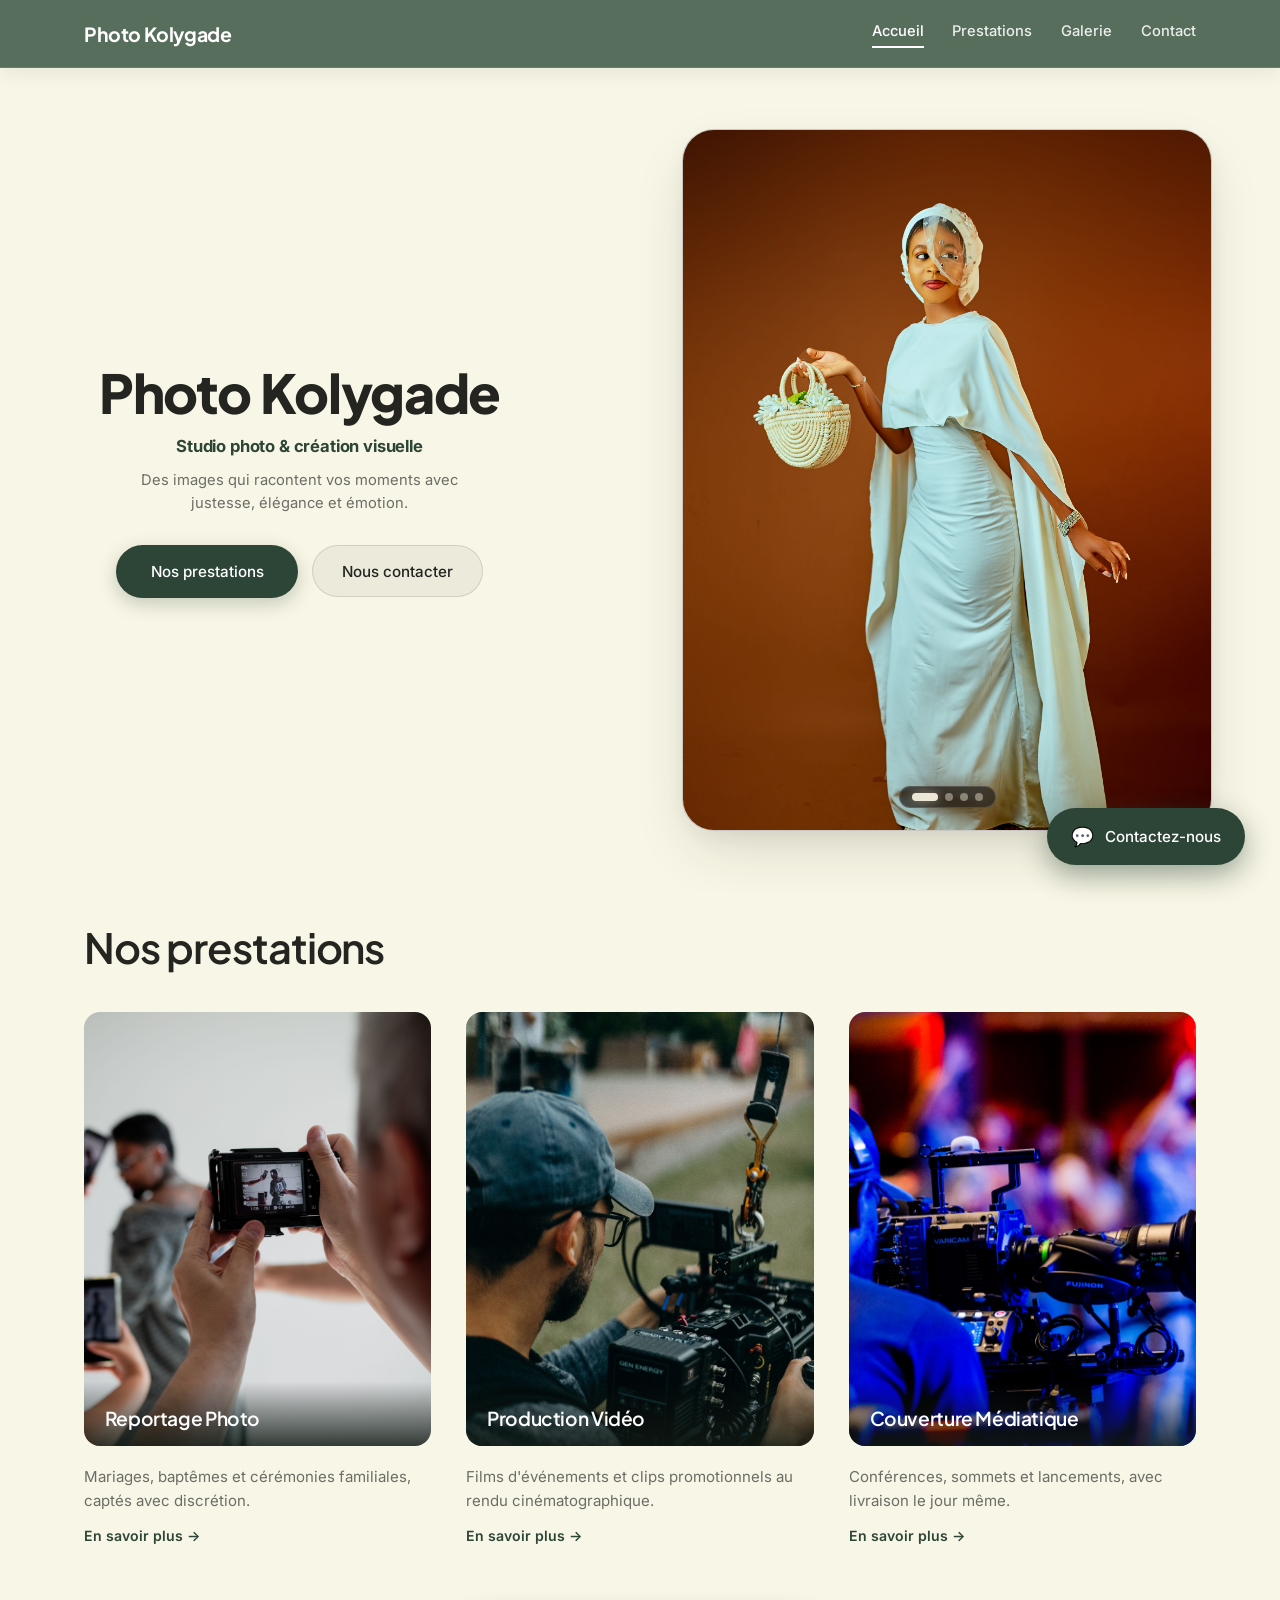
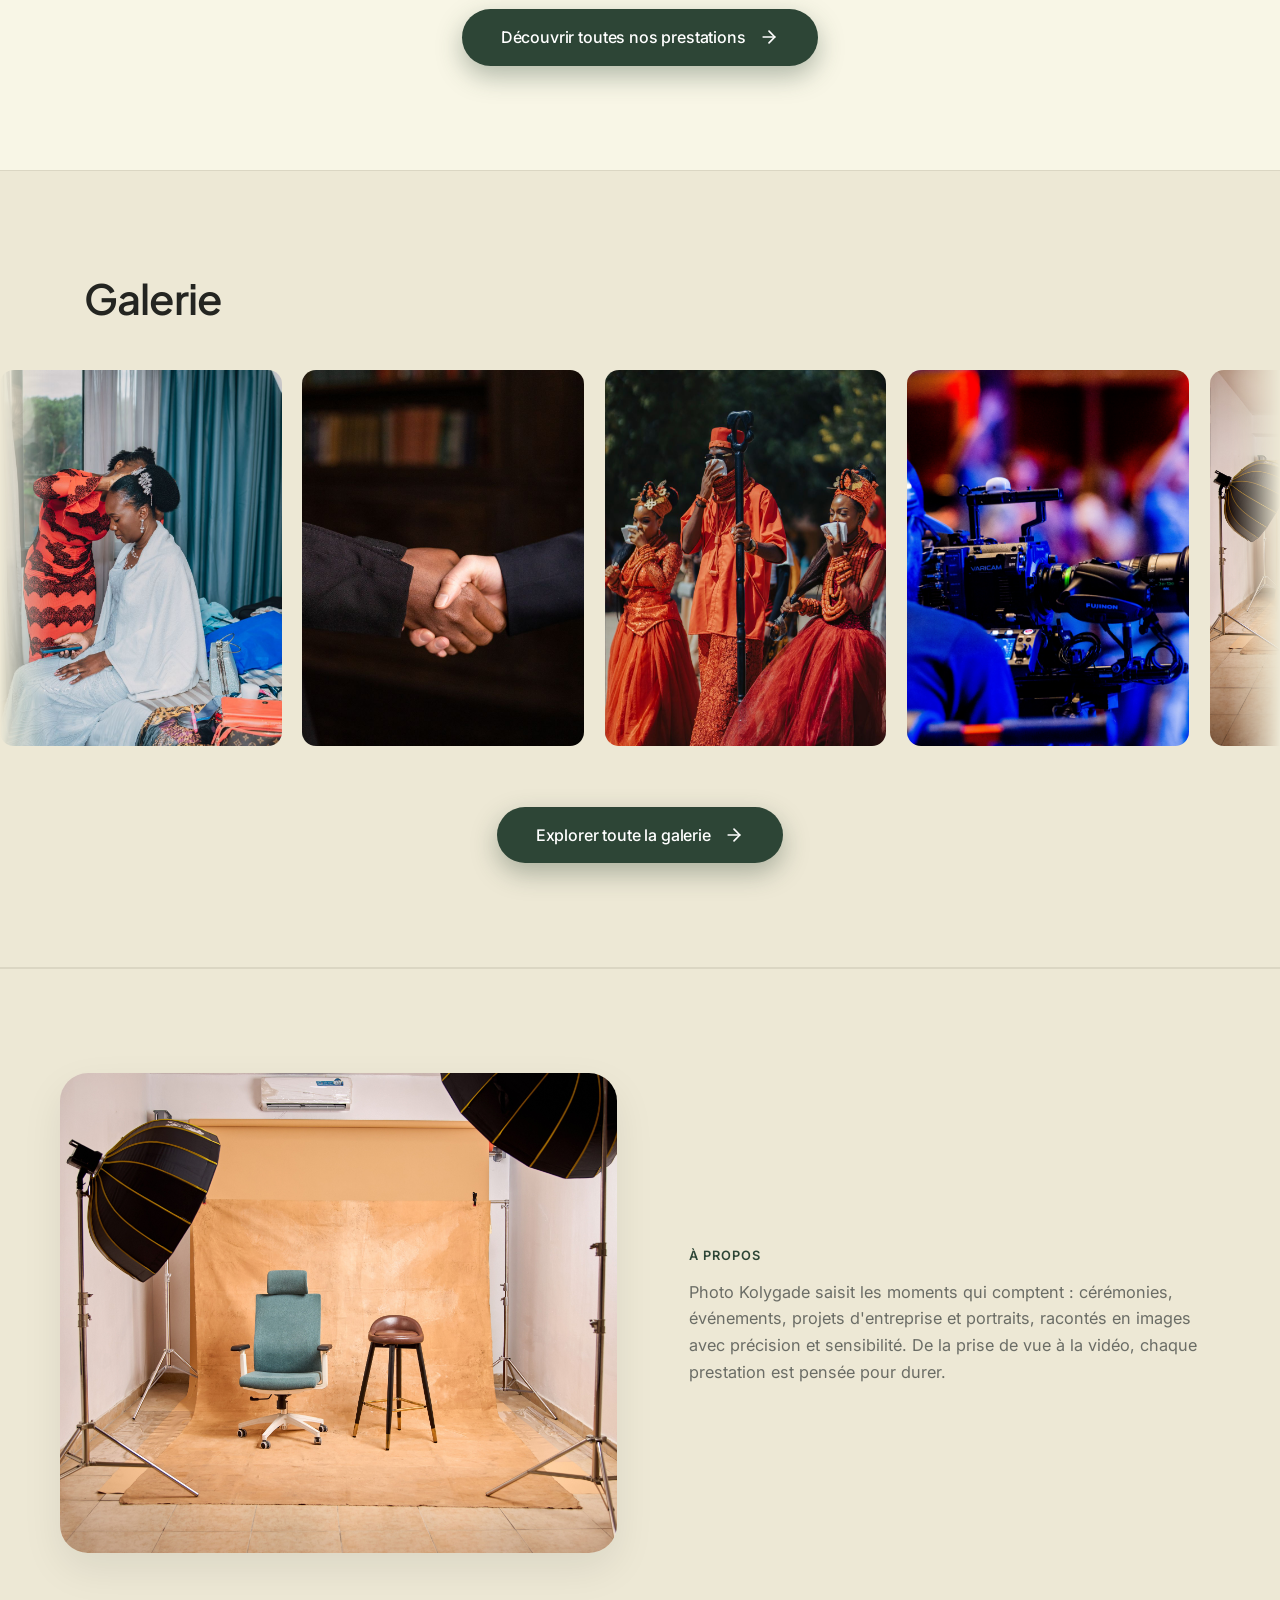
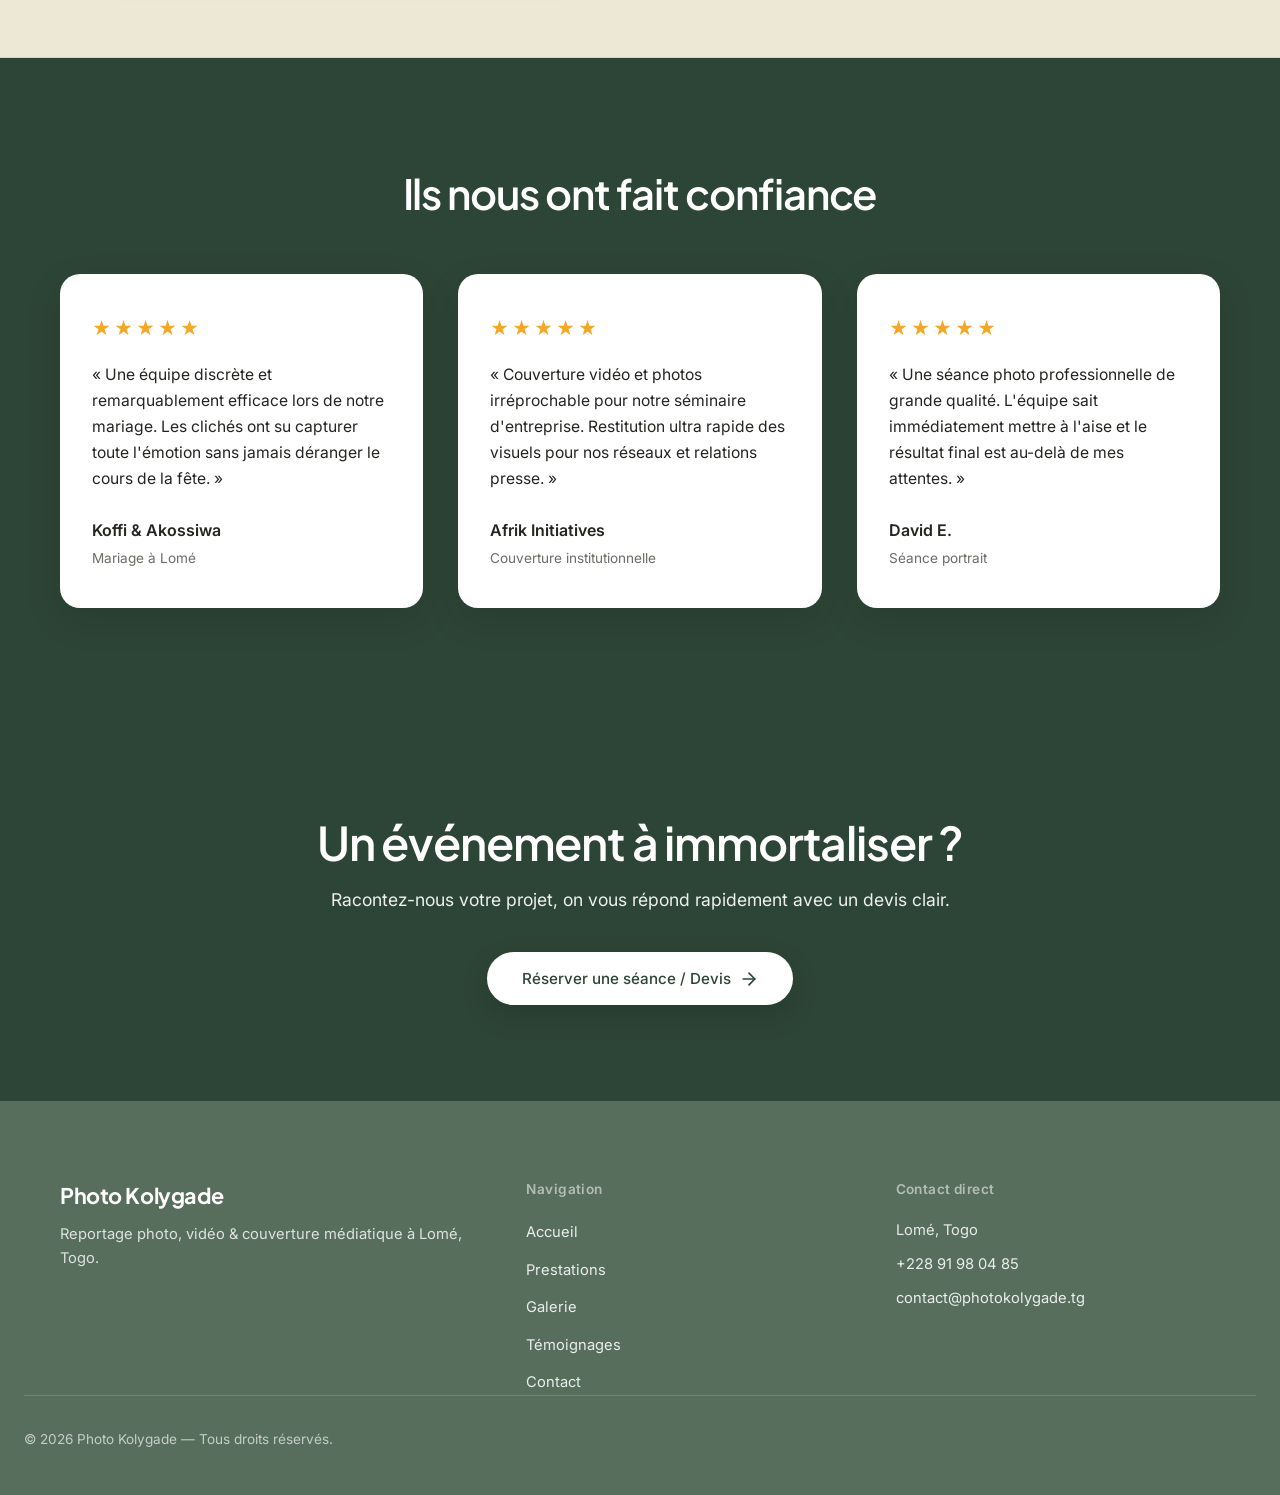
<file: index.html>
<!DOCTYPE html>
<html lang="fr">

<head>
  <meta charset="UTF-8">
  <meta name="viewport" content="width=device-width, initial-scale=1.0">
  <title>PHOTO KOLYGADE — Reportage, vidéo & couverture médiatique à Lomé</title>
  <meta name="description"
    content="PHOTO KOLYGADE — Prestations de reportage, vidéo et couverture médiatique à Lomé, Togo. Vente d'appareils photos.">
  <link rel="preconnect" href="https://fonts.googleapis.com">
  <link rel="preconnect" href="https://fonts.gstatic.com" crossorigin>
  <link
    href="https://fonts.googleapis.com/css2?family=Inter:wght@300;400;500;600&family=Plus+Jakarta+Sans:wght@400;500;600;700&display=swap"
    rel="stylesheet">
  <link rel="stylesheet" href="style.css">
</head>

<body>

  <!-- ============================================================
     COMMENT AJOUTER VOS PHOTOS
     Chaque photo est posée en fond d'un <div> via style="background-image: url('...');".
     Pour la remplacer, changez simplement le chemin dans l'attribut style de ce bloc.
     Pour le hero (plus bas), pensez aussi à ajuster --pos si un visage se retrouve
     trop près du bord sur certains écrans.
     ============================================================ -->

  <header class="site-header">
    <div class="header-inner">
      <a href="#accueil" class="logo">Photo Kolygade</a>
      <nav class="main-nav" id="main-nav">
        <a href="index.html" class="active">Accueil</a>
        <a href="prestations.html">Prestations</a>
        <a href="galerie.html">Galerie</a>
        <a href="contact.html">Contact</a>
      </nav>
      <button class="nav-toggle" id="nav-toggle" aria-label="Ouvrir le menu" aria-expanded="false">
        <span></span><span></span><span></span>
      </button>
    </div>
  </header>

  <main>

    <!-- HERO — COMPOSITION ÉDITORIALE INSPIRÉE DU MODÈLE -->
    <section class="hero" id="accueil">
      <div class="hero-content">
        <h1 class="hero-title">Photo Kolygade</h1>
        <p class="hero-tagline">Studio photo &amp; création visuelle</p>
        <p class="hero-sub">Des images qui racontent vos moments avec justesse, élégance et émotion.</p>
        <div class="hero-actions">
          <a href="#prestations" class="btn btn-primary">Nos prestations</a>
          <a href="contact.html" class="btn btn-secondary">Nous contacter</a>
        </div>
      </div>

      <div class="hero-frame" aria-label="Sélection de photographies">
        <div class="hero-slider" id="hero-slider">
          <div class="hero-slide active" data-slide="1"
            style="--bg-url: url('images/hero-background-1.jpg'); --pos: 50% 25%;"></div>
          <div class="hero-slide" data-slide="2" style="--bg-url: url('images/hero-background-2.jpg'); --pos: 50% 25%;">
          </div>
          <div class="hero-slide" data-slide="3" style="--bg-url: url('images/hero-background-3.jpg'); --pos: 50% 30%;">
          </div>
          <div class="hero-slide" data-slide="4" style="--bg-url: url('images/hero-background-4.jpg'); --pos: 50% 25%;">
          </div>
        </div>
        <div class="hero-frame-controls">
          <div class="hero-dots-capsule" role="tablist" aria-label="Sélecteur de photo">
            <button class="hero-dot active" data-index="0" aria-label="Photo 1" role="tab"
              aria-selected="true"></button>
            <button class="hero-dot" data-index="1" aria-label="Photo 2" role="tab" aria-selected="false"></button>
            <button class="hero-dot" data-index="2" aria-label="Photo 3" role="tab" aria-selected="false"></button>
            <button class="hero-dot" data-index="3" aria-label="Photo 4" role="tab" aria-selected="false"></button>
          </div>
        </div>
      </div>
    </section>

    <!-- PRESTATIONS (PHOTO, VIDÉO & COUVERTURE MÉDIATIQUE) -->
    <section class="services" id="prestations">
      <h2 class="section-title">Nos prestations</h2>
      <div class="services-grid">

        <a href="prestations.html#photo" class="service-tile">
          <div class="service-photo-wrap">
            <div class="service-photo" style="background-image: url('images/service-reportage.jpg');"></div>
            <div class="service-tile-overlay">
              <h3>Reportage Photo</h3>
            </div>
          </div>
          <p class="service-tile-desc">Mariages, baptêmes et cérémonies familiales, captés avec discrétion.</p>
          <span class="service-tile-link">En savoir plus →</span>
        </a>

        <a href="prestations.html#video" class="service-tile">
          <div class="service-photo-wrap">
            <div class="service-photo" style="background-image: url('images/service-video.jpg');"></div>
            <div class="service-tile-overlay">
              <h3>Production Vidéo</h3>
            </div>
          </div>
          <p class="service-tile-desc">Films d'événements et clips promotionnels au rendu cinématographique.</p>
          <span class="service-tile-link">En savoir plus →</span>
        </a>

        <a href="prestations.html#couverture" class="service-tile">
          <div class="service-photo-wrap">
            <div class="service-photo" style="background-image: url('images/service-couverture.jpg');"></div>
            <div class="service-tile-overlay">
              <h3>Couverture Médiatique</h3>
            </div>
          </div>
          <p class="service-tile-desc">Conférences, sommets et lancements, avec livraison le jour même.</p>
          <span class="service-tile-link">En savoir plus →</span>
        </a>

      </div>

      <div class="section-cta-wrap">
        <a href="prestations.html" class="btn-section-cta">
          <span>Découvrir toutes nos prestations</span>
          <svg width="20" height="20" viewBox="0 0 24 24" fill="none" stroke="currentColor" stroke-width="2"
            stroke-linecap="round" stroke-linejoin="round" aria-hidden="true">
            <line x1="5" y1="12" x2="19" y2="12"></line>
            <polyline points="12 5 19 12 12 19"></polyline>
          </svg>
        </a>
      </div>
    </section>

    <!-- GALERIE — BANDEAU DE PHOTOS EN DÉFILEMENT AUTOMATIQUE -->
    <section class="gallery-strip-section" id="galerie">
      <h2 class="section-title">Galerie</h2>

      <div class="gallery-marquee-viewport">
        <div class="gallery-marquee-track">
          <div class="marquee-block">
            <div class="marquee-photo" style="background-image: url('images/galerie-1.jpg');"></div>
          </div>
          <div class="marquee-block">
            <div class="marquee-photo" style="background-image: url('images/galerie-2.jpg');"></div>
          </div>
          <div class="marquee-block">
            <div class="marquee-photo" style="background-image: url('images/galerie-3.jpg');"></div>
          </div>
          <div class="marquee-block">
            <div class="marquee-photo" style="background-image: url('images/service-couverture.jpg');"></div>
          </div>
          <div class="marquee-block">
            <div class="marquee-photo" style="background-image: url('images/galerie-5.jpg');"></div>
          </div>
          <div class="marquee-block">
            <div class="marquee-photo" style="background-image: url('images/galerie-6.jpg');"></div>
          </div>
          <!-- Le bloc ci-dessus est dupliqué à l'identique pour boucler sans coupure -->
          <div class="marquee-block" aria-hidden="true">
            <div class="marquee-photo" style="background-image: url('images/galerie-1.jpg');"></div>
          </div>
          <div class="marquee-block" aria-hidden="true">
            <div class="marquee-photo" style="background-image: url('images/galerie-2.jpg');"></div>
          </div>
          <div class="marquee-block" aria-hidden="true">
            <div class="marquee-photo" style="background-image: url('images/galerie-3.jpg');"></div>
          </div>
          <div class="marquee-block" aria-hidden="true">
            <div class="marquee-photo" style="background-image: url('images/service-couverture.jpg');"></div>
          </div>
          <div class="marquee-block" aria-hidden="true">
            <div class="marquee-photo" style="background-image: url('images/galerie-5.jpg');"></div>
          </div>
          <div class="marquee-block" aria-hidden="true">
            <div class="marquee-photo" style="background-image: url('images/galerie-6.jpg');"></div>
          </div>
        </div>
      </div>

      <div class="section-cta-wrap">
        <a href="galerie.html" class="btn-section-cta">
          <span>Explorer toute la galerie</span>
          <svg width="20" height="20" viewBox="0 0 24 24" fill="none" stroke="currentColor" stroke-width="2"
            stroke-linecap="round" stroke-linejoin="round" aria-hidden="true">
            <line x1="5" y1="12" x2="19" y2="12"></line>
            <polyline points="12 5 19 12 12 19"></polyline>
          </svg>
        </a>
      </div>
    </section>

    <!-- À PROPOS — même composant photo+texte que la page prestations -->
    <section class="about-section">
      <div class="detail-container">
        <article class="detail-item">
          <div class="detail-visual">
            <div class="detail-img" style="background-image: url('images/galerie-5.jpg');"></div>
          </div>
          <div class="detail-text">
            <span class="detail-badge">À propos</span>
            <p class="about-lead">Photo Kolygade saisit les moments qui comptent&nbsp;: cérémonies,
              événements, projets d'entreprise et portraits, racontés en images avec précision
              et sensibilité. De la prise de vue à la vidéo, chaque prestation est pensée pour
              durer.</p>
          </div>
        </article>
      </div>
    </section>

    <!-- TÉMOIGNAGES (SANS AUCUN BOUTON) -->
    <section class="testimonials" id="temoignages">
      <div class="testimonials-inner">
        <h2 class="section-title text-light">Ils nous ont fait confiance</h2>
        <div class="testimonials-grid">

          <article class="testimonial-card">
            <div class="stars" aria-label="5 étoiles">★★★★★</div>
            <p class="testimonial-text">« Une équipe discrète et remarquablement efficace lors de notre mariage. Les
              clichés ont su capturer toute l'émotion sans jamais déranger le cours de la fête. »</p>
            <div class="testimonial-author">
              <strong>Koffi &amp; Akossiwa</strong>
              <span>Mariage à Lomé</span>
            </div>
          </article>

          <article class="testimonial-card">
            <div class="stars" aria-label="5 étoiles">★★★★★</div>
            <p class="testimonial-text">« Couverture vidéo et photos irréprochable pour notre séminaire d'entreprise.
              Restitution ultra rapide des visuels pour nos réseaux et relations presse. »</p>
            <div class="testimonial-author">
              <strong>Afrik Initiatives</strong>
              <span>Couverture institutionnelle</span>
            </div>
          </article>

          <article class="testimonial-card">
            <div class="stars" aria-label="5 étoiles">★★★★★</div>
            <p class="testimonial-text">« Une séance photo professionnelle de grande qualité. L'équipe sait
              immédiatement mettre à l'aise et le résultat final est au-delà de mes attentes. »</p>
            <div class="testimonial-author">
              <strong>David E.</strong>
              <span>Séance portrait</span>
            </div>
          </article>

        </div>
      </div>
    </section>

    <!-- BANNIÈRE CTA — renvoie vers la page Contact dédiée -->
    <section class="page-cta-banner" id="contact">
      <div class="page-cta-inner">
        <h2>Un événement à immortaliser&nbsp;?</h2>
        <p>Racontez-nous votre projet, on vous répond rapidement avec un devis clair.</p>
        <a href="contact.html" class="btn btn-primary btn-pill-cta">
          <span>Réserver une séance / Devis</span>
          <svg width="20" height="20" viewBox="0 0 24 24" fill="none" stroke="currentColor" stroke-width="2"
            stroke-linecap="round" stroke-linejoin="round" aria-hidden="true">
            <line x1="5" y1="12" x2="19" y2="12"></line>
            <polyline points="12 5 19 12 12 19"></polyline>
          </svg>
        </a>
      </div>
    </section>
  </main>

  <footer class="site-footer">
    <div class="footer-inner">
      <div class="footer-brand">
        <span class="logo">Photo Kolygade</span>
        <p>Reportage photo, vidéo &amp; couverture médiatique à Lomé, Togo.</p>
      </div>
      <div class="footer-nav">
        <h4>Navigation</h4>
        <ul>
          <li><a href="#accueil">Accueil</a></li>
          <li><a href="prestations.html">Prestations</a></li>
          <li><a href="galerie.html">Galerie</a></li>
          <li><a href="#temoignages">Témoignages</a></li>
          <li><a href="contact.html">Contact</a></li>
        </ul>
      </div>
      <div class="footer-contact">
        <h4>Contact direct</h4>
        <p>Lomé, Togo</p>
        <p><a href="tel:+22891980485">+228 91 98 04 85</a></p>
        <p><a href="mailto:contact@photokolygade.tg">contact@photokolygade.tg</a></p>
      </div>
    </div>
    <div class="footer-bottom">
      <p>© <span id="year"></span> Photo Kolygade — Tous droits réservés.</p>
    </div>
  </footer>

  <!-- BOUTON FLOTTANT CONTACTEZ-NOUS -->
  <a href="contact.html" class="floating-contact-btn" aria-label="Contactez-nous">
    <span class="floating-icon">💬</span>
    <span>Contactez-nous</span>
  </a>

  <script src="script.js"></script>
</body>

</html>
</file>
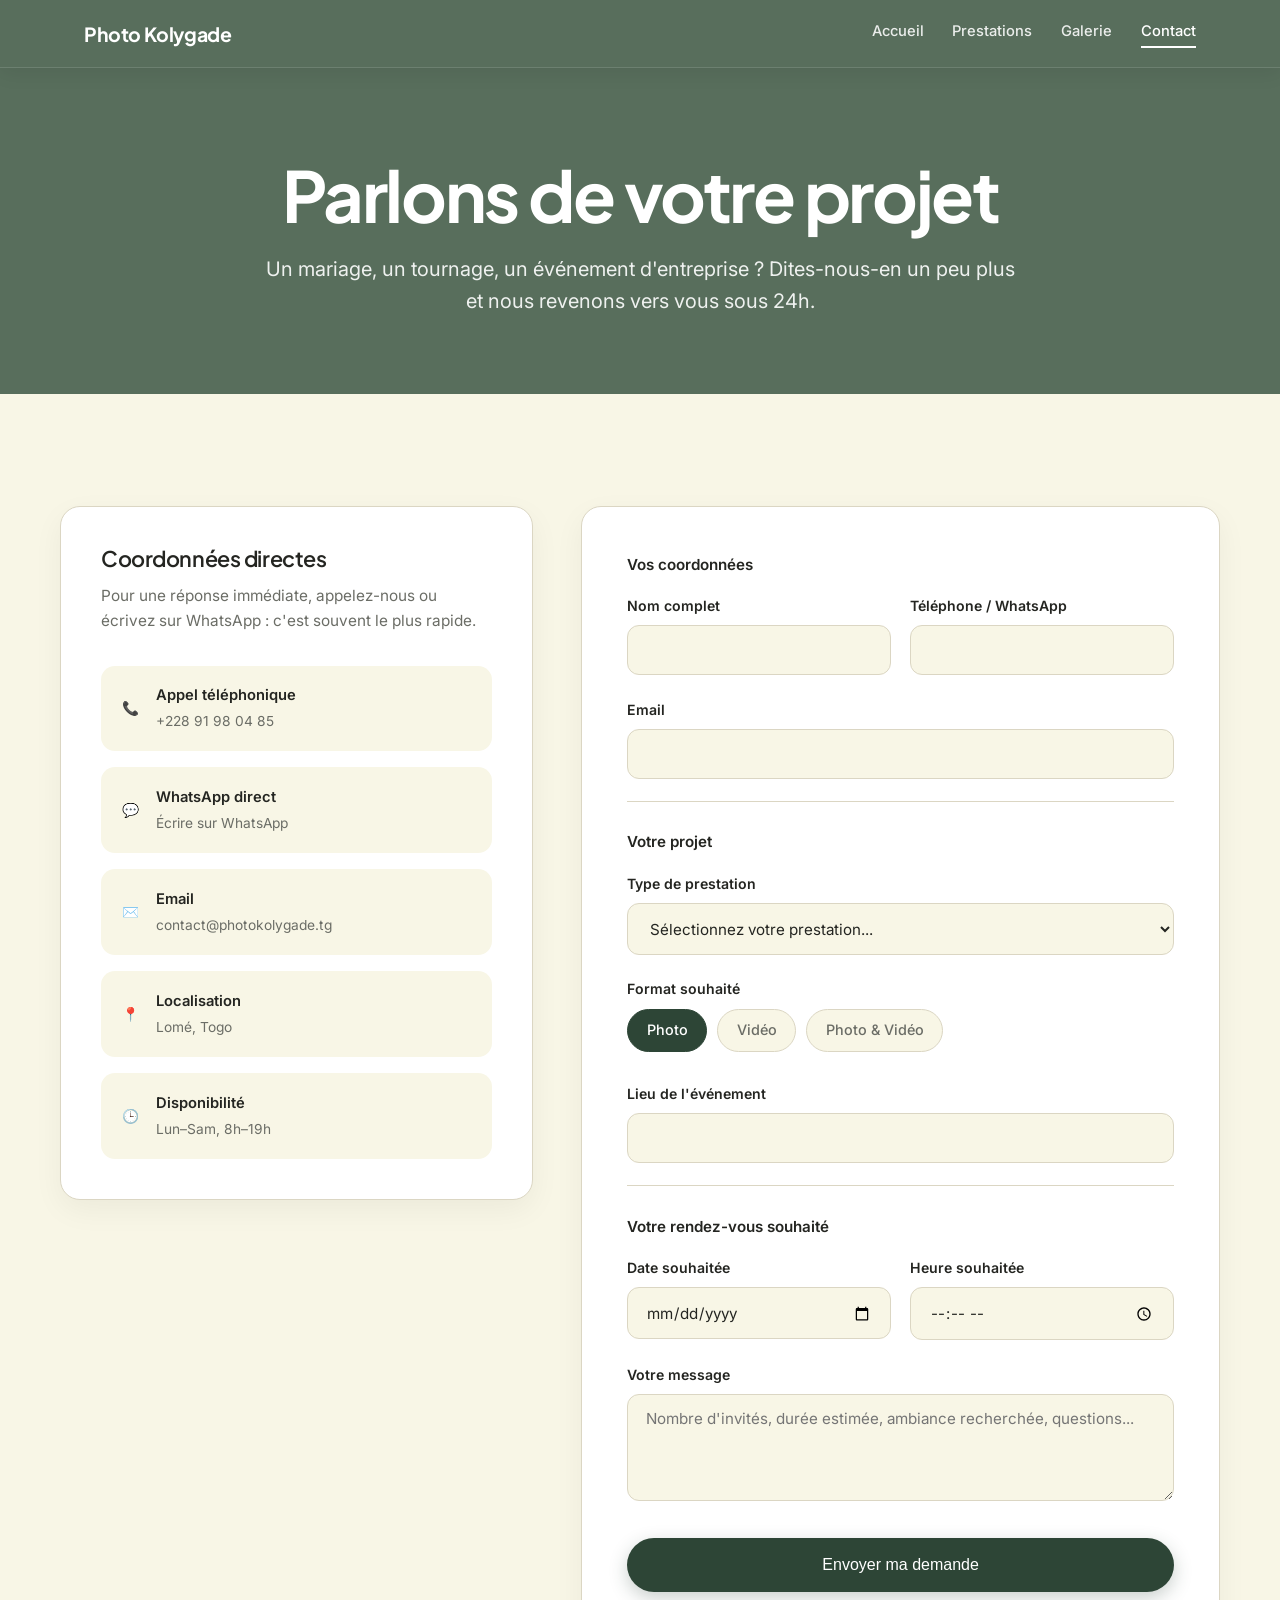
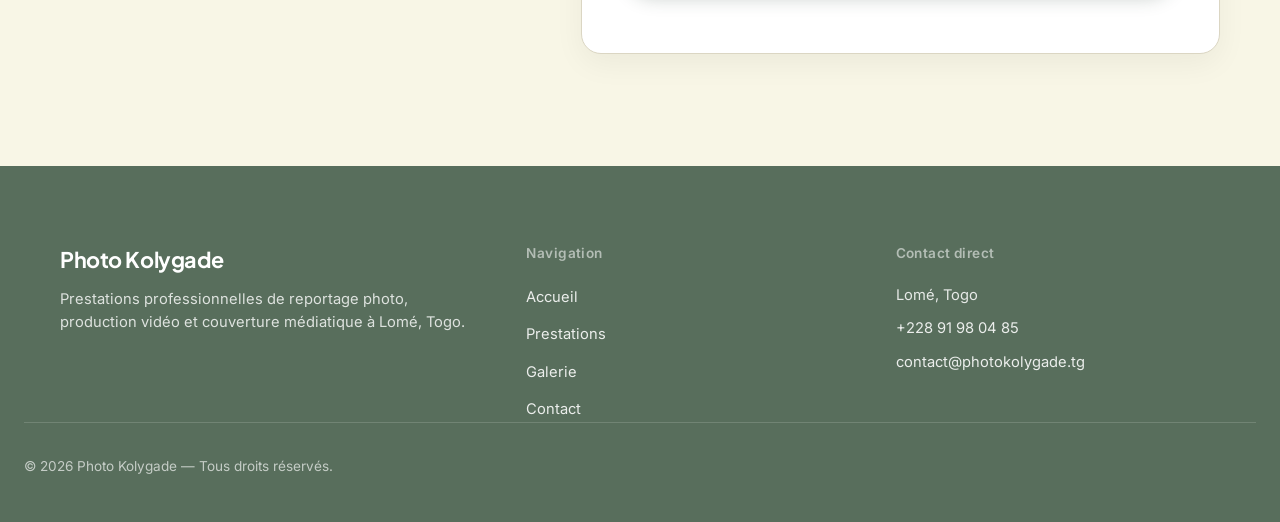
<file: contact.html>
<!DOCTYPE html>
<html lang="fr">

<head>
    <meta charset="UTF-8">
    <meta name="viewport" content="width=device-width, initial-scale=1.0">
    <title>Contact &amp; Réservation — Photo Kolygade | Studio Photo &amp; Vidéo à Lomé</title>
    <meta name="description"
        content="Réservez votre séance photo, votre reportage vidéo ou votre couverture d'événement avec Photo Kolygade à Lomé. Devis rapide, réponse sous 24h.">
    <link rel="preconnect" href="https://fonts.googleapis.com">
    <link rel="preconnect" href="https://fonts.gstatic.com" crossorigin>
    <link
        href="https://fonts.googleapis.com/css2?family=Inter:wght@300;400;500;600&family=Plus+Jakarta+Sans:wght@500;600;700;800&display=swap"
        rel="stylesheet">
    <link rel="stylesheet" href="style.css">
</head>

<body>

    <header class="site-header">
        <div class="header-inner">
            <a href="index.html" class="logo">Photo Kolygade</a>
            <nav class="main-nav" id="main-nav">
                <a href="index.html">Accueil</a>
                <a href="prestations.html">Prestations</a>
                <a href="galerie.html">Galerie</a>
                <a href="contact.html" class="active">Contact</a>
            </nav>
            <button class="nav-toggle" id="nav-toggle" aria-label="Ouvrir le menu" aria-expanded="false">
                <span></span><span></span><span></span>
            </button>
        </div>
    </header>

    <main>
        <!-- PAGE HERO BANNER -->
        <section class="page-hero">
            <div class="page-hero-inner">
                <h1 class="page-hero-title">Parlons de votre projet</h1>
                <p class="page-hero-sub">Un mariage, un tournage, un événement d'entreprise&nbsp;? Dites-nous-en un peu
                    plus et nous revenons vers vous sous 24h.</p>
            </div>
        </section>

        <!-- CONTACT & FORMULAIRE DE RDV -->
        <section class="contact">
            <div class="contact-inner">
                <div class="contact-grid">

                    <div class="contact-info">
                        <div class="info-card">
                            <h3>Coordonnées directes</h3>
                            <p>Pour une réponse immédiate, appelez-nous ou écrivez sur WhatsApp&nbsp;: c'est souvent le
                                plus rapide.</p>

                            <div class="contact-methods">
                                <a href="tel:+22891980485" class="contact-item">
                                    <span class="contact-icon">📞</span>
                                    <div>
                                        <strong>Appel téléphonique</strong>
                                        <span>+228 91 98 04 85</span>
                                    </div>
                                </a>
                                <a href="https://wa.me/22891980485" class="contact-item" target="_blank" rel="noopener">
                                    <span class="contact-icon">💬</span>
                                    <div>
                                        <strong>WhatsApp direct</strong>
                                        <span>Écrire sur WhatsApp</span>
                                    </div>
                                </a>
                                <a href="mailto:contact@photokolygade.tg" class="contact-item">
                                    <span class="contact-icon">✉️</span>
                                    <div>
                                        <strong>Email</strong>
                                        <span>contact@photokolygade.tg</span>
                                    </div>
                                </a>
                                <div class="contact-item">
                                    <span class="contact-icon">📍</span>
                                    <div>
                                        <strong>Localisation</strong>
                                        <span>Lomé, Togo</span>
                                    </div>
                                </div>
                                <div class="contact-item">
                                    <span class="contact-icon">🕒</span>
                                    <div>
                                        <strong>Disponibilité</strong>
                                        <span>Lun–Sam, 8h–19h</span>
                                    </div>
                                </div>
                            </div>
                        </div>
                    </div>

                    <div class="contact-form-wrapper">
                        <form class="contact-form" id="contact-form">

                            <p class="form-fieldset-title">Vos coordonnées</p>
                            <div class="form-row">
                                <div class="form-group">
                                    <label for="name">Nom complet</label>
                                    <input type="text" id="name" name="name" required>
                                </div>
                                <div class="form-group">
                                    <label for="phone">Téléphone / WhatsApp</label>
                                    <input type="tel" id="phone" name="phone" required>
                                </div>
                            </div>
                            <div class="form-group">
                                <label for="email">Email</label>
                                <input type="email" id="email" name="email" required>
                            </div>

                            <p class="form-fieldset-title">Votre projet</p>
                            <div class="form-group">
                                <label for="service">Type de prestation</label>
                                <select id="service" name="service" required>
                                    <option value="" disabled selected>Sélectionnez votre prestation...</option>
                                    <option value="reportage">Reportage photo (Mariage, Cérémonie, Fête)</option>
                                    <option value="video">Captation &amp; Montage vidéo</option>
                                    <option value="couverture">Couverture médiatique &amp; Événementielle</option>
                                    <option value="portrait">Shooting portrait &amp; Book photo</option>
                                    <option value="autre">Autre projet sur-mesure</option>
                                </select>
                            </div>
                            <div class="form-group">
                                <label>Format souhaité</label>
                                <div class="format-toggle">
                                    <input type="radio" id="format-photo" name="format" value="photo" checked>
                                    <label for="format-photo">Photo</label>

                                    <input type="radio" id="format-video" name="format" value="video">
                                    <label for="format-video">Vidéo</label>

                                    <input type="radio" id="format-both" name="format" value="photo-video">
                                    <label for="format-both">Photo &amp; Vidéo</label>
                                </div>
                            </div>
                            <div class="form-group">
                                <label for="location">Lieu de l'événement</label>
                                <input type="text" id="location" name="location">
                            </div>

                            <p class="form-fieldset-title">Votre rendez-vous souhaité</p>
                            <div class="form-row">
                                <div class="form-group">
                                    <label for="date">Date souhaitée</label>
                                    <input type="date" id="date" name="date">
                                </div>
                                <div class="form-group">
                                    <label for="time">Heure souhaitée</label>
                                    <input type="time" id="time" name="time">
                                </div>
                            </div>

                            <div class="form-group">
                                <label for="message">Votre message</label>
                                <textarea id="message" name="message" rows="4"
                                    placeholder="Nombre d'invités, durée estimée, ambiance recherchée, questions..."></textarea>
                            </div>

                            <button type="submit" class="btn btn-primary btn-submit">Envoyer ma demande</button>
                            <p class="form-feedback" id="form-feedback" aria-live="polite"></p>
                        </form>
                    </div>
                </div>
            </div>
        </section>
    </main>

    <!-- PIED DE PAGE -->
    <footer class="site-footer">
        <div class="footer-inner">
            <div class="footer-brand">
                <span class="logo">Photo Kolygade</span>
                <p>Prestations professionnelles de reportage photo, production vidéo et couverture médiatique à Lomé,
                    Togo.</p>
            </div>
            <div class="footer-nav">
                <h4>Navigation</h4>
                <ul>
                    <li><a href="index.html#accueil">Accueil</a></li>
                    <li><a href="prestations.html">Prestations</a></li>
                    <li><a href="galerie.html">Galerie</a></li>
                    <li><a href="contact.html">Contact</a></li>
                </ul>
            </div>
            <div class="footer-contact">
                <h4>Contact direct</h4>
                <p>Lomé, Togo</p>
                <p><a href="tel:+22891980485">+228 91 98 04 85</a></p>
                <p><a href="mailto:contact@photokolygade.tg">contact@photokolygade.tg</a></p>
            </div>
        </div>
        <div class="footer-bottom">
            <p>&copy; <span id="year"></span> Photo Kolygade — Tous droits réservés.</p>
        </div>
    </footer>

    <script src="script.js"></script>
</body>

</html>
</file>
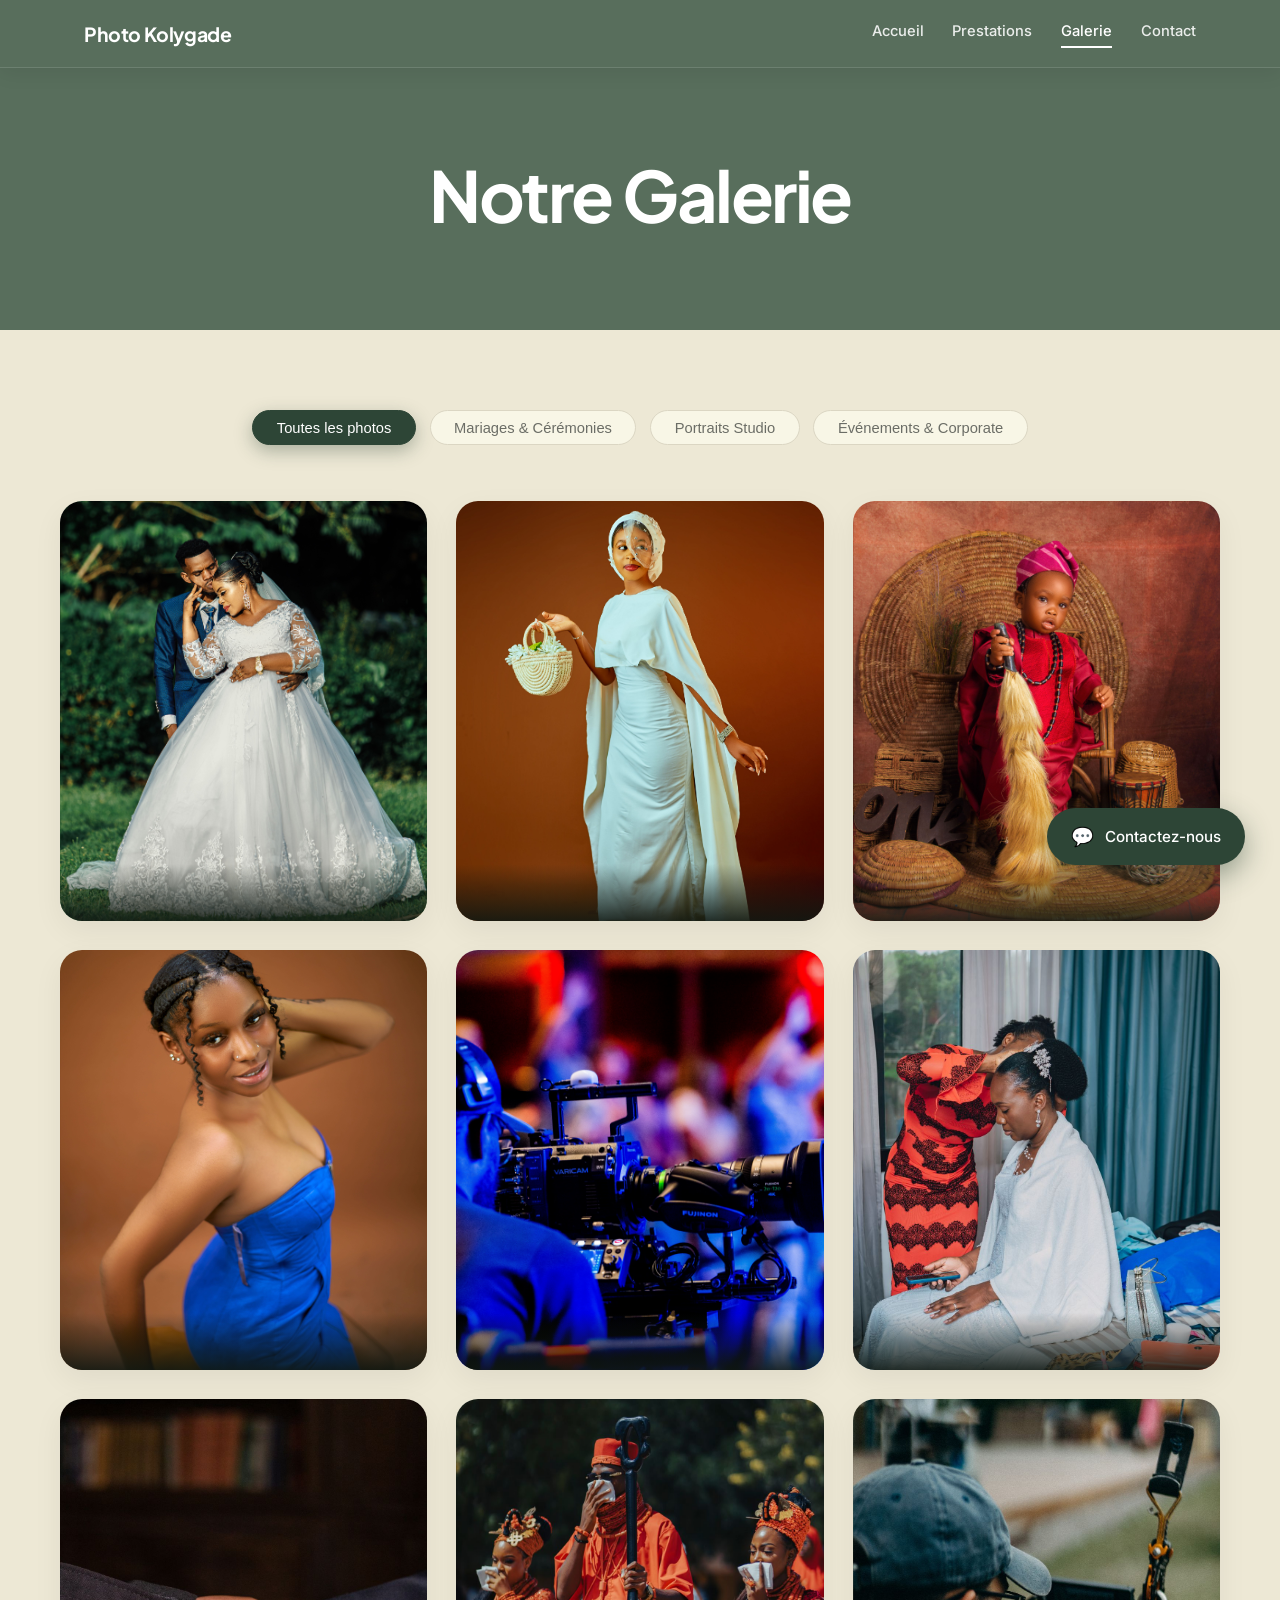
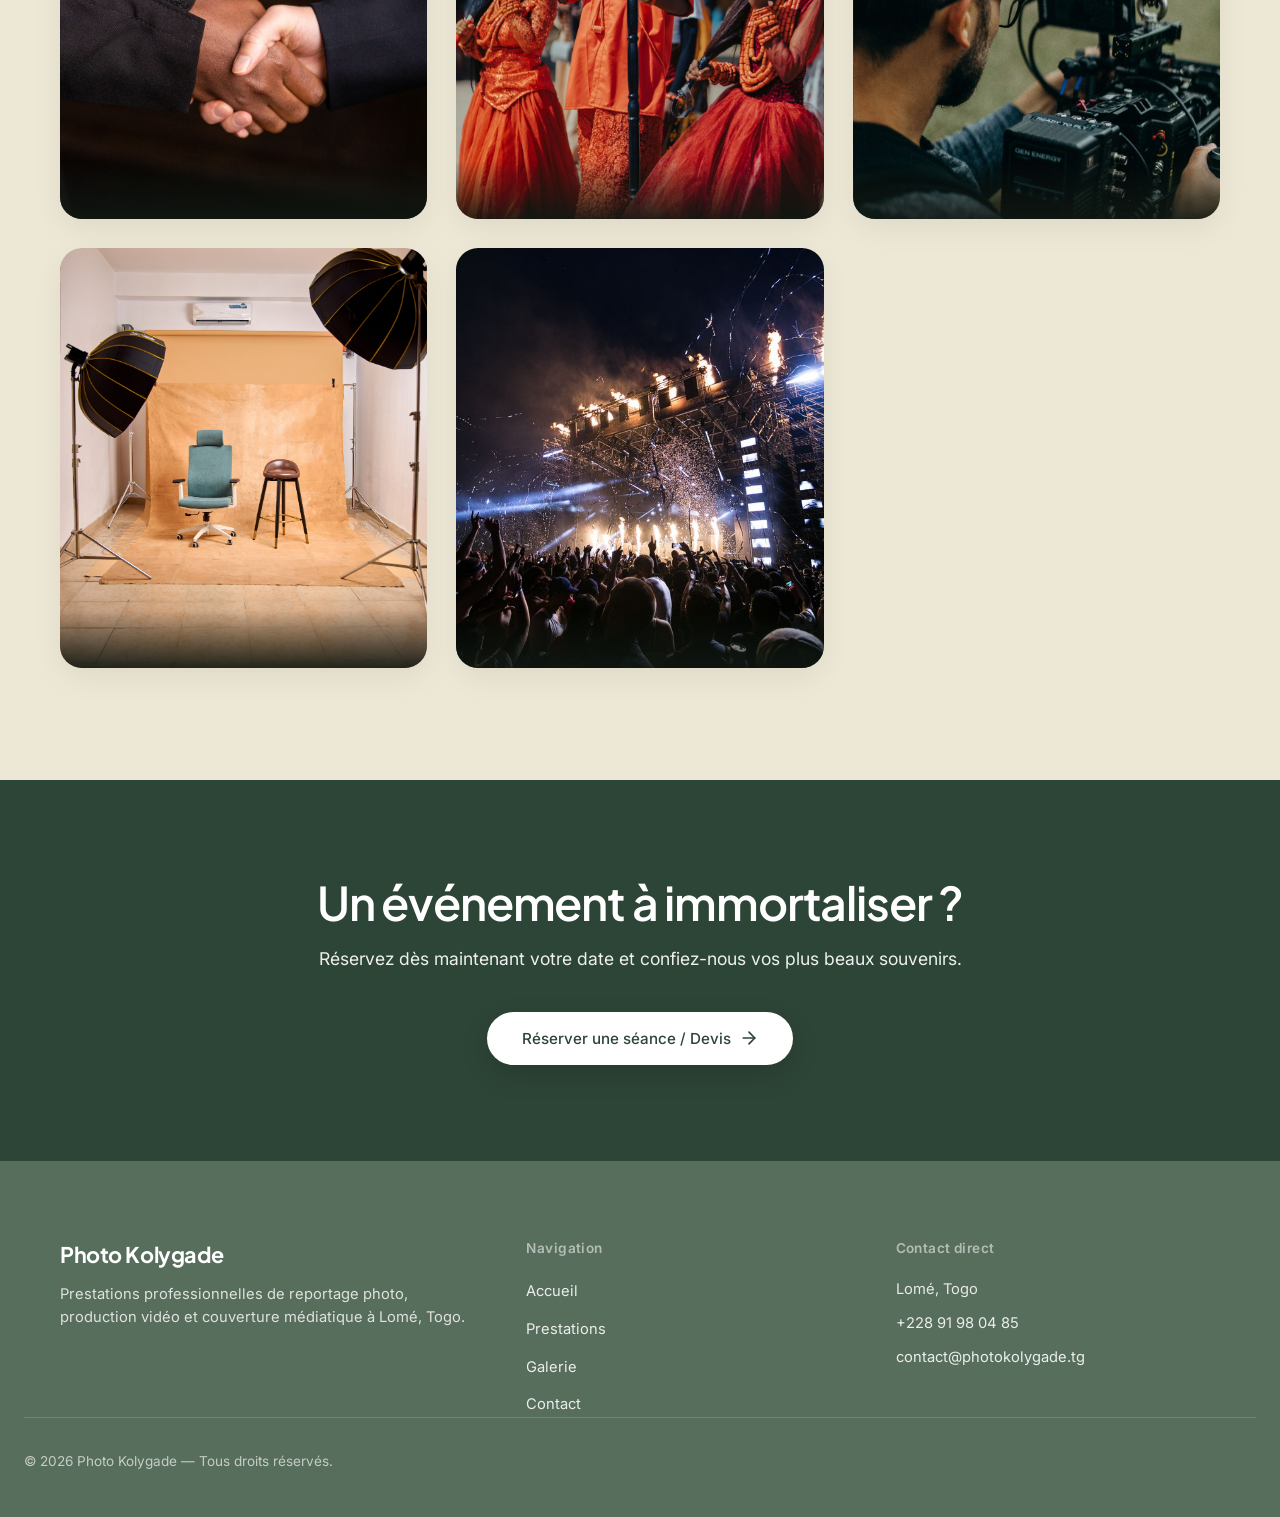
<file: galerie.html>
<!DOCTYPE html>
<html lang="fr">

<head>
  <meta charset="UTF-8">
  <meta name="viewport" content="width=device-width, initial-scale=1.0">
  <title>Galerie — Photo Kolygade | Portfolio &amp; Reportages à Lomé</title>
  <meta name="description"
    content="Explorez la galerie de réalisations de Photo Kolygade : reportages de mariages, portraits studio, captations vidéo et événements à Lomé, Togo.">
  <link rel="preconnect" href="https://fonts.googleapis.com">
  <link rel="preconnect" href="https://fonts.gstatic.com" crossorigin>
  <link
    href="https://fonts.googleapis.com/css2?family=Inter:wght@300;400;500;600&family=Plus+Jakarta+Sans:wght@500;600;700;800&display=swap"
    rel="stylesheet">
  <link rel="stylesheet" href="style.css">
</head>

<body>

  <header class="site-header">
    <div class="header-inner">
      <a href="index.html" class="logo">Photo Kolygade</a>
      <nav class="main-nav" id="main-nav">
        <a href="index.html">Accueil</a>
        <a href="prestations.html">Prestations</a>
        <a href="galerie.html" class="active">Galerie</a>
        <a href="contact.html">Contact</a>
      </nav>
      <button class="nav-toggle" id="nav-toggle" aria-label="Ouvrir le menu" aria-expanded="false">
        <span></span><span></span><span></span>
      </button>
    </div>
  </header>

  <main>
    <!-- PAGE HERO BANNER -->
    <section class="page-hero">
      <div class="page-hero-inner">
        <h1 class="page-hero-title">Notre Galerie</h1>
      </div>
    </section>

    <!-- FILTRES DE LA GALERIE -->
    <section class="gallery-page-section">
      <div class="gallery-container">

        <div class="gallery-filters" id="gallery-filters">
          <button class="filter-btn active" data-filter="all">Toutes les photos</button>
          <button class="filter-btn" data-filter="mariage">Mariages &amp; Cérémonies</button>
          <button class="filter-btn" data-filter="portrait">Portraits Studio</button>
          <button class="filter-btn" data-filter="event">Événements &amp; Corporate</button>
        </div>

        <!-- GRILLE COMPLÈTE ÉDITORIALE -->
        <div class="gallery-full-grid" id="gallery-full-grid">

          <button type="button" class="gallery-card g-tall" data-category="mariage"
            data-img="images/hero-background-2.jpg" data-title="Étreinte &amp; Élégance">
            <div class="gallery-card-img" style="background-image: url('images/hero-background-2.jpg');"></div>
            <div class="gallery-card-overlay">
            </div>
          </button>

          <button type="button" class="gallery-card g-wide" data-category="portrait"
            data-img="images/hero-background-1.jpg" data-title="Coiffe &amp; Robe Cérémonielle">
            <div class="gallery-card-img" style="background-image: url('images/hero-background-1.jpg');"></div>
            <div class="gallery-card-overlay">
            </div>
          </button>

          <button type="button" class="gallery-card" data-category="portrait" data-img="images/hero-background-3.jpg"
            data-title="Le Premier Anniversaire Royal">
            <div class="gallery-card-img" style="background-image: url('images/hero-background-3.jpg');"></div>
            <div class="gallery-card-overlay">
            </div>
          </button>

          <button type="button" class="gallery-card" data-category="portrait" data-img="images/hero-background-4.jpg"
            data-title="Éclat &amp; Spontanéité">
            <div class="gallery-card-img" style="background-image: url('images/hero-background-4.jpg');"></div>
            <div class="gallery-card-overlay">
            </div>
          </button>

          <button type="button" class="gallery-card g-wide" data-category="event"
            data-img="images/service-couverture.jpg" data-title="Sommet &amp; Conférence Internationale">
            <div class="gallery-card-img" style="background-image: url('images/service-couverture.jpg');"></div>
            <div class="gallery-card-overlay">
            </div>
          </button>

          <button type="button" class="gallery-card g-tall" data-category="mariage" data-img="images/galerie-1.jpg"
            data-title="Promesse &amp; Intimité">
            <div class="gallery-card-img" style="background-image: url('images/galerie-1.jpg');"></div>
            <div class="gallery-card-overlay">
            </div>
          </button>

          <button type="button" class="gallery-card" data-category="event" data-img="images/galerie-2.jpg"
            data-title="Lumières de Soirée">
            <div class="gallery-card-img" style="background-image: url('images/galerie-2.jpg');"></div>
            <div class="gallery-card-overlay">
            </div>
          </button>

          <button type="button" class="gallery-card g-wide" data-category="mariage" data-img="images/galerie-3.jpg"
            data-title="Instants Partagés">
            <div class="gallery-card-img" style="background-image: url('images/galerie-3.jpg');"></div>
            <div class="gallery-card-overlay">
            </div>
          </button>

          <button type="button" class="gallery-card" data-category="event" data-img="images/service-video.jpg"
            data-title="Captation Cinéma">
            <div class="gallery-card-img" style="background-image: url('images/service-video.jpg');"></div>
            <div class="gallery-card-overlay">
            </div>
          </button>

          <button type="button" class="gallery-card g-tall" data-category="portrait" data-img="images/galerie-5.jpg"
            data-title="L'Art du Portrait">
            <div class="gallery-card-img" style="background-image: url('images/galerie-5.jpg');"></div>
            <div class="gallery-card-overlay">
            </div>
          </button>

          <button type="button" class="gallery-card g-wide" data-category="mariage" data-img="images/galerie-6.jpg"
            data-title="L'Émotion Pure">
            <div class="gallery-card-img" style="background-image: url('images/galerie-6.jpg');"></div>
            <div class="gallery-card-overlay">
            </div>
          </button>

        </div>
      </div>
    </section>

    <!-- BANNIÈRE CTA CONTACT -->
    <section class="page-cta-banner">
      <div class="page-cta-inner">
        <h2>Un événement à immortaliser&nbsp;?</h2>
        <p>Réservez dès maintenant votre date et confiez-nous vos plus beaux souvenirs.</p>
        <a href="contact.html" class="btn btn-primary btn-pill-cta">
          <span>Réserver une séance / Devis</span>
          <svg width="20" height="20" viewBox="0 0 24 24" fill="none" stroke="currentColor" stroke-width="2"
            stroke-linecap="round" stroke-linejoin="round" aria-hidden="true">
            <line x1="5" y1="12" x2="19" y2="12"></line>
            <polyline points="12 5 19 12 12 19"></polyline>
          </svg>
        </a>
      </div>
    </section>
  </main>

  <!-- PIED DE PAGE -->
  <footer class="site-footer">
    <div class="footer-inner">
      <div class="footer-brand">
        <span class="logo">Photo Kolygade</span>
        <p>Prestations professionnelles de reportage photo, production vidéo et couverture médiatique à Lomé, Togo.</p>
      </div>
      <div class="footer-nav">
        <h4>Navigation</h4>
        <ul>
          <li><a href="index.html#accueil">Accueil</a></li>
          <li><a href="prestations.html">Prestations</a></li>
          <li><a href="galerie.html">Galerie</a></li>
          <li><a href="contact.html">Contact</a></li>
        </ul>
      </div>
      <div class="footer-contact">
        <h4>Contact direct</h4>
        <p>Lomé, Togo</p>
        <p><a href="tel:+22891980485">+228 91 98 04 85</a></p>
        <p><a href="mailto:contact@photokolygade.tg">contact@photokolygade.tg</a></p>
      </div>
    </div>
    <div class="footer-bottom">
      <p>&copy; <span id="year"></span> Photo Kolygade — Tous droits réservés.</p>
    </div>
  </footer>

  <!-- BOUTON FLOTTANT DE CONTACT -->
  <a href="contact.html" class="floating-contact-btn" id="floating-contact" aria-label="Contactez-nous directement">
    <span class="floating-icon" aria-hidden="true">💬</span>
    <span>Contactez-nous</span>
  </a>

  <!-- LIGHTBOX — agrandissement des photos au clic -->
  <div class="lightbox" id="lightbox" role="dialog" aria-modal="true" aria-label="Photo en grand format">
    <button type="button" class="lightbox-close" id="lightbox-close" aria-label="Fermer">
      <svg width="20" height="20" viewBox="0 0 24 24" fill="none" stroke="currentColor" stroke-width="2"
        stroke-linecap="round" aria-hidden="true">
        <line x1="4" y1="4" x2="20" y2="20"></line>
        <line x1="20" y1="4" x2="4" y2="20"></line>
      </svg>
    </button>
    <button type="button" class="lightbox-nav lightbox-prev" id="lightbox-prev" aria-label="Photo précédente">
      <svg width="20" height="20" viewBox="0 0 24 24" fill="none" stroke="currentColor" stroke-width="2"
        stroke-linecap="round" stroke-linejoin="round" aria-hidden="true">
        <polyline points="15 18 9 12 15 6"></polyline>
      </svg>
    </button>
    <div class="lightbox-img" id="lightbox-img"></div>
    <button type="button" class="lightbox-nav lightbox-next" id="lightbox-next" aria-label="Photo suivante">
      <svg width="20" height="20" viewBox="0 0 24 24" fill="none" stroke="currentColor" stroke-width="2"
        stroke-linecap="round" stroke-linejoin="round" aria-hidden="true">
        <polyline points="9 18 15 12 9 6"></polyline>
      </svg>
    </button>
    <p class="lightbox-caption" id="lightbox-caption"></p>
  </div>

  <script src="script.js"></script>
</body>

</html>
</file>
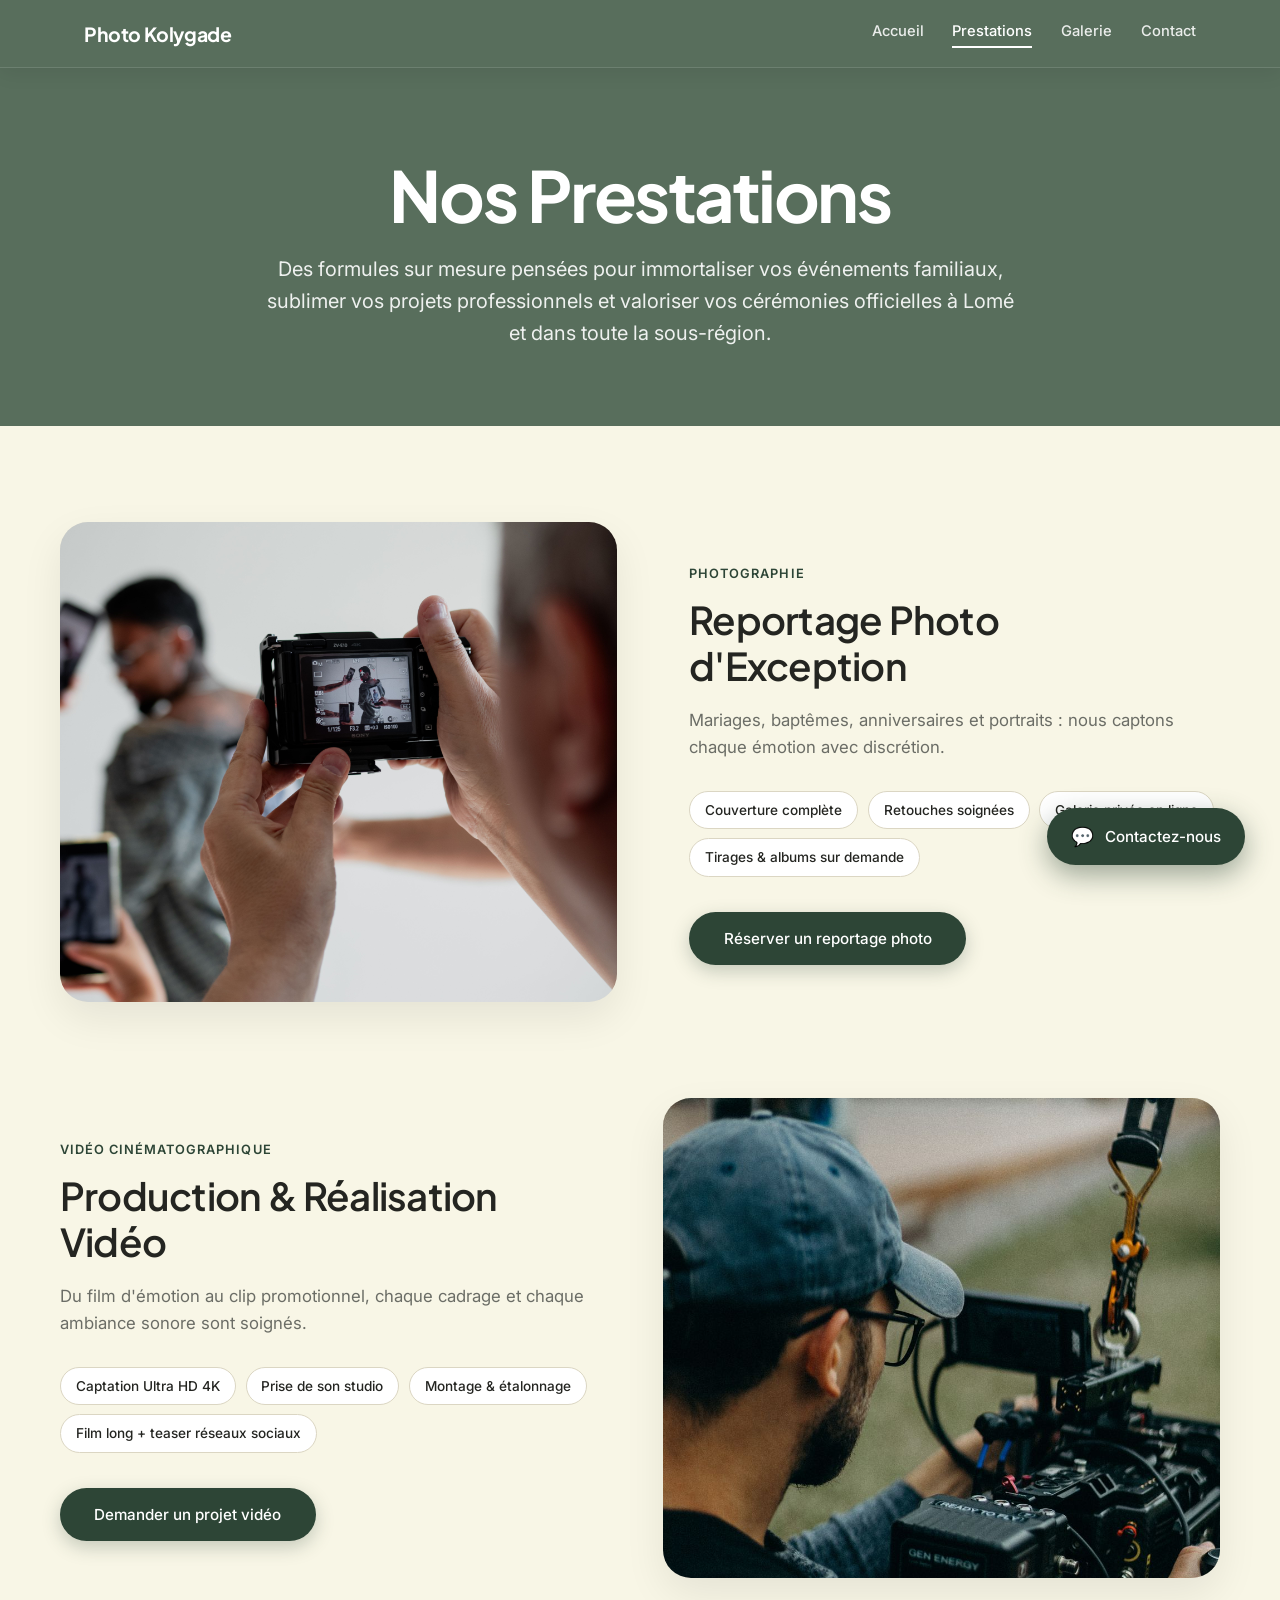
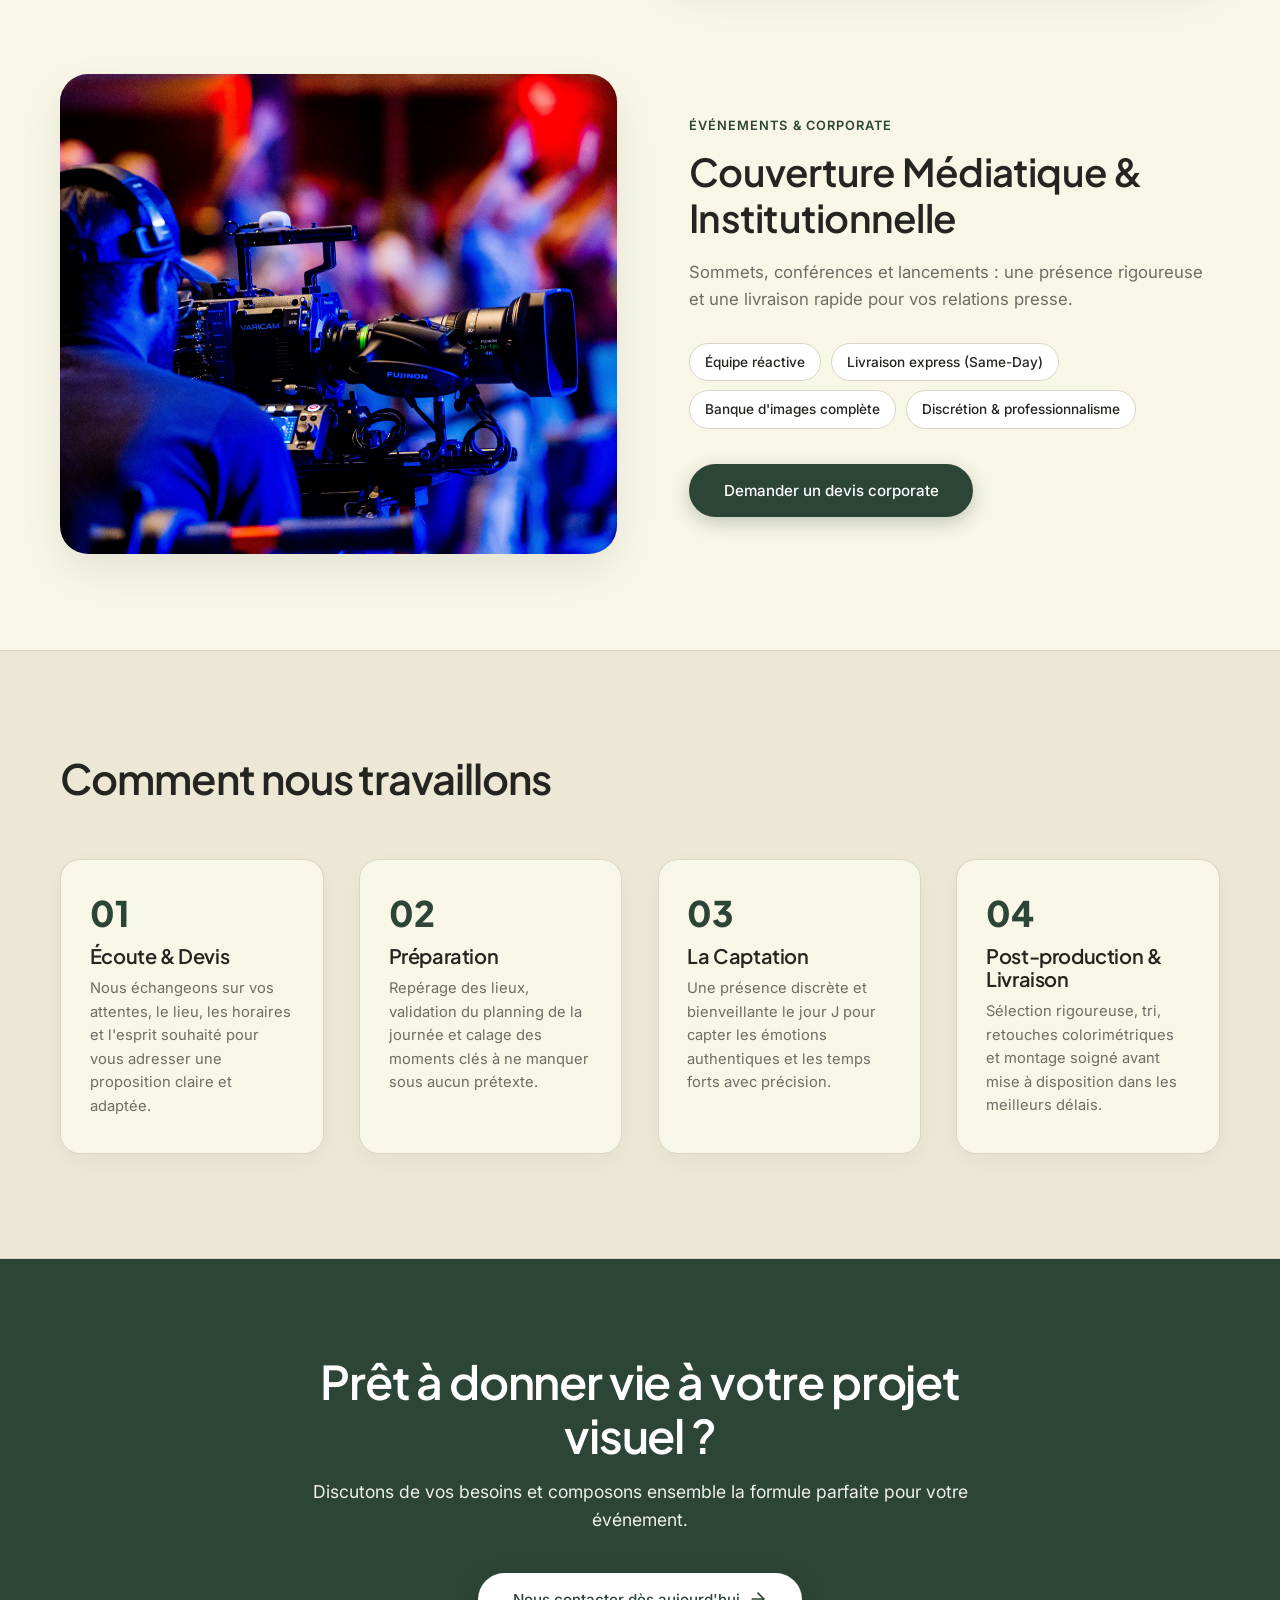
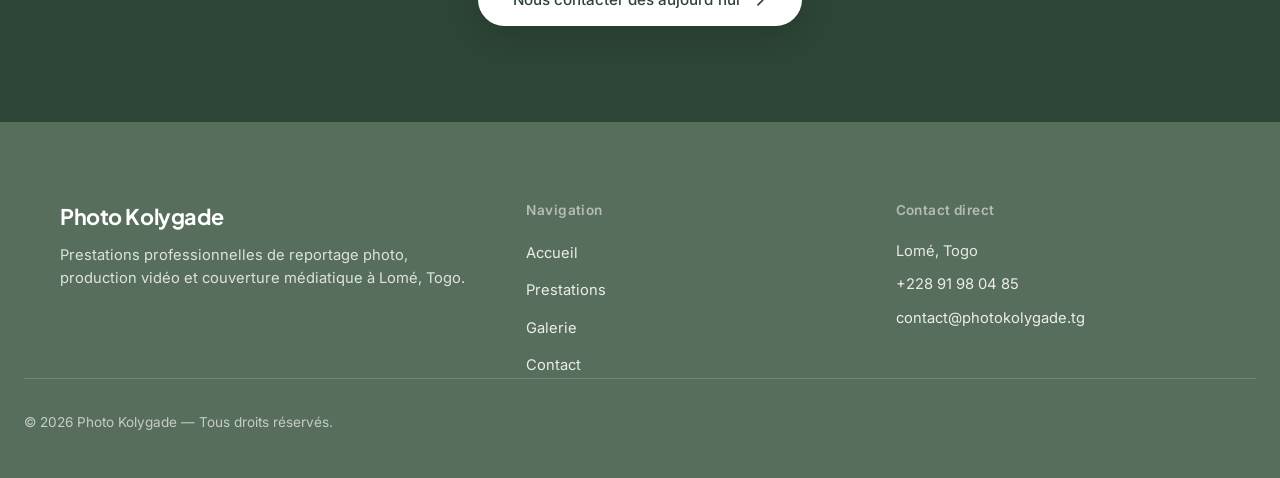
<file: prestations.html>
<!DOCTYPE html>
<html lang="fr">

<head>
  <meta charset="UTF-8">
  <meta name="viewport" content="width=device-width, initial-scale=1.0">
  <title>Nos Prestations — Photo Kolygade | Reportage, Vidéo &amp; Couverture Médiatique à Lomé</title>
  <meta name="description"
    content="Découvrez les prestations de Photo Kolygade à Lomé : reportage photo de mariages et cérémonies, production vidéo cinématographique et couverture médiatique d'événements.">
  <link rel="preconnect" href="https://fonts.googleapis.com">
  <link rel="preconnect" href="https://fonts.gstatic.com" crossorigin>
  <link
    href="https://fonts.googleapis.com/css2?family=Inter:wght@300;400;500;600&family=Plus+Jakarta+Sans:wght@500;600;700;800&display=swap"
    rel="stylesheet">
  <link rel="stylesheet" href="style.css">
</head>

<body>

  <header class="site-header">
    <div class="header-inner">
      <a href="index.html" class="logo">Photo Kolygade</a>
      <nav class="main-nav" id="main-nav">
        <a href="index.html">Accueil</a>
        <a href="prestations.html" class="active">Prestations</a>
        <a href="galerie.html">Galerie</a>
        <a href="contact.html">Contact</a>
      </nav>
      <button class="nav-toggle" id="nav-toggle" aria-label="Ouvrir le menu" aria-expanded="false">
        <span></span><span></span><span></span>
      </button>
    </div>
  </header>

  <main>
    <!-- PAGE HERO BANNER -->
    <section class="page-hero">
      <div class="page-hero-inner">
        <h1 class="page-hero-title">Nos Prestations</h1>
        <p class="page-hero-sub">Des formules sur mesure pensées pour immortaliser vos événements familiaux, sublimer
          vos projets professionnels et valoriser vos cérémonies officielles à Lomé et dans toute la sous-région.</p>
      </div>
    </section>

    <!-- DETAIL DES PRESTATIONS -->
    <section class="prestations-detail">
      <div class="detail-container">

        <!-- Prestation 1 : Reportage Photo -->
        <article class="detail-item" id="photo">
          <div class="detail-visual">
            <div class="detail-img" style="background-image: url('images/service-reportage.jpg');"></div>
          </div>
          <div class="detail-text">
            <span class="detail-badge">Photographie</span>
            <h2>Reportage Photo d'Exception</h2>
            <p class="detail-lead">Mariages, baptêmes, anniversaires et portraits&nbsp;: nous captons chaque émotion
              avec discrétion.</p>
            <div class="detail-tags">
              <span>Couverture complète</span>
              <span>Retouches soignées</span>
              <span>Galerie privée en ligne</span>
              <span>Tirages &amp; albums sur demande</span>
            </div>
            <div class="detail-actions">
              <a href="contact.html" class="btn btn-primary">Réserver un reportage photo</a>
            </div>
          </div>
        </article>

        <!-- Prestation 2 : Production Vidéo -->
        <article class="detail-item reverse" id="video">
          <div class="detail-visual">
            <div class="detail-img" style="background-image: url('images/service-video.jpg');"></div>
          </div>
          <div class="detail-text">
            <span class="detail-badge">Vidéo Cinématographique</span>
            <h2>Production &amp; Réalisation Vidéo</h2>
            <p class="detail-lead">Du film d'émotion au clip promotionnel, chaque cadrage et chaque ambiance sonore sont
              soignés.</p>
            <div class="detail-tags">
              <span>Captation Ultra HD 4K</span>
              <span>Prise de son studio</span>
              <span>Montage &amp; étalonnage</span>
              <span>Film long + teaser réseaux sociaux</span>
            </div>
            <div class="detail-actions">
              <a href="contact.html" class="btn btn-primary">Demander un projet vidéo</a>
            </div>
          </div>
        </article>

        <!-- Prestation 3 : Couverture Médiatique -->
        <article class="detail-item" id="couverture">
          <div class="detail-visual">
            <div class="detail-img" style="background-image: url('images/service-couverture.jpg');"></div>
          </div>
          <div class="detail-text">
            <span class="detail-badge">Événements &amp; Corporate</span>
            <h2>Couverture Médiatique &amp; Institutionnelle</h2>
            <p class="detail-lead">Sommets, conférences et lancements&nbsp;: une présence rigoureuse et une livraison
              rapide pour vos relations presse.</p>
            <div class="detail-tags">
              <span>Équipe réactive</span>
              <span>Livraison express (Same-Day)</span>
              <span>Banque d'images complète</span>
              <span>Discrétion &amp; professionnalisme</span>
            </div>
            <div class="detail-actions">
              <a href="contact.html" class="btn btn-primary">Demander un devis corporate</a>
            </div>
          </div>
        </article>

      </div>
    </section>

    <!-- NOTRE PROCESSUS -->
    <section class="process-section">
      <div class="process-inner">
        <h2 class="section-title">Comment nous travaillons</h2>
        <div class="process-grid">
          <div class="process-step">
            <div class="step-num">01</div>
            <h3>Écoute &amp; Devis</h3>
            <p>Nous échangeons sur vos attentes, le lieu, les horaires et l'esprit souhaité pour vous adresser une
              proposition claire et adaptée.</p>
          </div>
          <div class="process-step">
            <div class="step-num">02</div>
            <h3>Préparation</h3>
            <p>Repérage des lieux, validation du planning de la journée et calage des moments clés à ne manquer sous
              aucun prétexte.</p>
          </div>
          <div class="process-step">
            <div class="step-num">03</div>
            <h3>La Captation</h3>
            <p>Une présence discrète et bienveillante le jour J pour capter les émotions authentiques et les temps forts
              avec précision.</p>
          </div>
          <div class="process-step">
            <div class="step-num">04</div>
            <h3>Post-production &amp; Livraison</h3>
            <p>Sélection rigoureuse, tri, retouches colorimétriques et montage soigné avant mise à disposition dans les
              meilleurs délais.</p>
          </div>
        </div>
      </div>
    </section>

    <!-- BANNIÈRE CTA CONTACT -->
    <section class="page-cta-banner">
      <div class="page-cta-inner">
        <h2>Prêt à donner vie à votre projet visuel&nbsp;?</h2>
        <p>Discutons de vos besoins et composons ensemble la formule parfaite pour votre événement.</p>
        <a href="contact.html" class="btn btn-primary btn-pill-cta">
          <span>Nous contacter dès aujourd'hui</span>
          <svg width="20" height="20" viewBox="0 0 24 24" fill="none" stroke="currentColor" stroke-width="2"
            stroke-linecap="round" stroke-linejoin="round" aria-hidden="true">
            <line x1="5" y1="12" x2="19" y2="12"></line>
            <polyline points="12 5 19 12 12 19"></polyline>
          </svg>
        </a>
      </div>
    </section>
  </main>

  <!-- PIED DE PAGE -->
  <footer class="site-footer">
    <div class="footer-inner">
      <div class="footer-brand">
        <span class="logo">Photo Kolygade</span>
        <p>Prestations professionnelles de reportage photo, production vidéo et couverture médiatique à Lomé, Togo.</p>
      </div>
      <div class="footer-nav">
        <h4>Navigation</h4>
        <ul>
          <li><a href="index.html#accueil">Accueil</a></li>
          <li><a href="prestations.html">Prestations</a></li>
          <li><a href="galerie.html">Galerie</a></li>
          <li><a href="contact.html">Contact</a></li>
        </ul>
      </div>
      <div class="footer-contact">
        <h4>Contact direct</h4>
        <p>Lomé, Togo</p>
        <p><a href="tel:+22891980485">+228 91 98 04 85</a></p>
        <p><a href="mailto:contact@photokolygade.tg">contact@photokolygade.tg</a></p>
      </div>
    </div>
    <div class="footer-bottom">
      <p>&copy; <span id="year"></span> Photo Kolygade — Tous droits réservés.</p>
    </div>
  </footer>

  <!-- BOUTON FLOTTANT DE CONTACT -->
  <a href="contact.html" class="floating-contact-btn" id="floating-contact" aria-label="Contactez-nous directement">
    <span class="floating-icon" aria-hidden="true">💬</span>
    <span>Contactez-nous</span>
  </a>

  <script src="script.js"></script>
</body>

</html>
</file>
<file: style.css>
/* ==========================================================================
   PHOTO KOLYGADE — feuille de style
   Inspirée de l'esthétique épurée et moderne de camillemasegosa.com :
   - Structure par grands blocs de couleurs (Vert Sauge, Crème Lin, Terracotta)
   - Slider Hero 4 photos avec défilement automatique & contrôles
   - Galerie en grands blocs épurés avec effet de zoom fluide au survol
   - Boutons et cartes arrondis (Soft UI)
   - Bouton flottant 'Contactez-nous'
   ========================================================================== */

:root {
  /* Palette de couleurs par blocs */
  --sage: #586E5C;
  /* Vert sauge bandeau & footer */
  --sage-dark: #445648;
  /* Vert sauge foncé pour survol */
  --terracotta: #2D4536;
  /* Vert Forêt Sombre / Émeraude Végétal (Option 3) */
  --terracotta-hover: #1E3125;
  /* Vert Forêt au survol */
  --paper: #F8F6E6;
  /* Fond principal crème lin doux */
  --paper-deep: #EDE8D5;
  /* Fond secondaire chaud (galerie & citation) */
  --paper-card: #FFFFFF;
  /* Cartes blanches épurées */
  --ink: #242521;
  /* Noir encre végétal */
  --muted: #6B6D66;
  /* Texte secondaire */
  --rule: #DBD6C3;
  /* Lignes fines et bordures discrètes */
  --shadow-soft: 0 10px 30px rgba(0, 0, 0, 0.05);

  /* Typographie */
  --font-display: 'Plus Jakarta Sans', -apple-system, BlinkMacSystemFont, sans-serif;
  --font-body: 'Inter', -apple-system, BlinkMacSystemFont, sans-serif;

  /* Géométrie & arrondis */
  --container: 1160px;
  --radius-pill: 50px;
  --radius-card: 20px;
  --radius-photo: 16px;
}

*,
*::before,
*::after {
  box-sizing: border-box;
}

html {
  scroll-behavior: smooth;
}

@media (prefers-reduced-motion: reduce) {
  html {
    scroll-behavior: auto;
  }

  *,
  *::before,
  *::after {
    animation-duration: 0.01ms !important;
    transition-duration: 0.01ms !important;
  }
}

body {
  margin: 0;
  background: var(--paper);
  color: var(--ink);
  font-family: var(--font-body);
  font-size: 16px;
  line-height: 1.65;
  -webkit-font-smoothing: antialiased;
  overflow-x: clip;
  width: 100%;
}

h1,
h2,
h3 {
  font-family: var(--font-display);
  font-weight: 600;
  line-height: 1.15;
  letter-spacing: -0.02em;
  margin: 0;
}

p {
  margin: 0 0 1em;
  color: var(--muted);
}

a {
  color: inherit;
}

a:focus-visible,
button:focus-visible,
input:focus-visible,
select:focus-visible,
textarea:focus-visible {
  outline: 2px solid var(--terracotta);
  outline-offset: 3px;
}

.section-title {
  font-size: clamp(1.9rem, 3.5vw, 2.6rem);
  font-weight: 600;
  letter-spacing: -0.025em;
  margin-bottom: 2.5rem;
  color: var(--ink);
}

.section-title.text-light {
  color: #FFFFFF;
}

/* ---------- BOUTONS ARRONDIS (PILL BUTTONS) ---------- */
.btn {
  display: inline-flex;
  align-items: center;
  justify-content: center;
  gap: 0.5rem;
  padding: 0.85em 2.2em;
  border-radius: var(--radius-pill);
  font-size: 0.95rem;
  font-weight: 500;
  text-decoration: none;
  border: 1px solid transparent;
  cursor: pointer;
  transition: transform 0.15s ease, background-color 0.2s ease, color 0.2s ease, border-color 0.2s ease, box-shadow 0.2s ease;
}

.btn:hover {
  transform: translateY(-2px);
}

.btn:active {
  transform: translateY(0);
}

.btn-primary {
  background: var(--terracotta);
  color: #FFFFFF;
  box-shadow: 0 6px 18px rgba(45, 69, 54, 0.25);
}

.btn-primary:hover {
  background: var(--terracotta-hover);
  box-shadow: 0 8px 22px rgba(45, 69, 54, 0.35);
  color: #FFFFFF;
}

/* ---------- 1. EN-TÊTE (FIXE / STICKY EN HAUT DE PAGE) ---------- */
.site-header {
  position: sticky;
  top: 0;
  z-index: 100;
  background: var(--sage);
  border-bottom: 1px solid rgba(255, 255, 255, 0.12);
  width: 100%;
  box-shadow: 0 4px 20px rgba(0, 0, 0, 0.08);
}

.header-inner {
  max-width: var(--container);
  margin: 0 auto;
  padding: 1.1rem 1.5rem;
  display: flex;
  align-items: center;
  gap: 1.5rem;
}

.logo {
  font-family: var(--font-display);
  font-weight: 700;
  letter-spacing: -0.02em;
  font-size: 1.22rem;
  text-decoration: none;
  color: #FFFFFF;
  margin-right: auto;
}

.main-nav {
  display: flex;
  gap: 1.8rem;
}

.main-nav a {
  text-decoration: none;
  font-size: 0.92rem;
  font-weight: 500;
  color: rgba(255, 255, 255, 0.88);
  padding-bottom: 3px;
  border-bottom: 2px solid transparent;
  transition: color 0.2s ease, border-color 0.2s ease;
}

.main-nav a:hover,
.main-nav a.active {
  color: #FFFFFF;
  border-color: #FFFFFF;
}

.nav-toggle {
  display: none;
  flex-direction: column;
  justify-content: center;
  align-items: center;
  width: 44px;
  height: 44px;
  gap: 5px;
  background: transparent;
  border: none;
  border-radius: 8px;
  cursor: pointer;
  padding: 0;
  transition: background-color 0.2s ease;
  -webkit-tap-highlight-color: transparent;
  position: relative;
  z-index: 60;
}

.nav-toggle:hover {
  background: rgba(255, 255, 255, 0.12);
}

.nav-toggle:focus-visible {
  outline: 2px solid #FFFFFF;
  outline-offset: 2px;
}

.nav-toggle span {
  width: 24px;
  height: 2px;
  background: #FFFFFF;
  border-radius: 2px;
  display: block;
  transform-origin: center;
  transition: transform 0.28s cubic-bezier(0.4, 0, 0.2, 1),
              opacity 0.2s ease,
              background-color 0.2s ease;
}

/* Animation fluide en croix (X) lors de l'ouverture du menu */
.nav-toggle.open span:nth-child(1) {
  transform: translateY(7px) rotate(45deg);
}

.nav-toggle.open span:nth-child(2) {
  opacity: 0;
  transform: scaleX(0);
}

.nav-toggle.open span:nth-child(3) {
  transform: translateY(-7px) rotate(-45deg);
}

/* ---------- 2. HERO — COMPOSITION ÉDITORIALE INSPIRÉE DU MODÈLE ---------- */
.hero {
  position: relative;
  min-height: min(900px, calc(100vh - 76px));
  display: grid;
  grid-template-columns: minmax(320px, 1fr) minmax(360px, 1.12fr);
  align-items: center;
  justify-content: center;
  gap: clamp(2rem, 5vw, 4.5rem);
  padding: clamp(3rem, 5.5vh, 5rem) max(1.5rem, calc((100% - 1240px) / 2));
  color: var(--ink);
  overflow: hidden;
  background: var(--paper);
}

.hero-slider {
  position: absolute;
  inset: 0;
  width: 100%;
  height: 100%;
  z-index: 1;
}

/* Chaque slide affiche SA photo en plein cadre (cover), point focal réglable
   individuellement via --pos si un visage ou un détail doit rester centré :
   style="--bg-url: url('...'); --pos: 50% 20%;" */
.hero-slide {
  position: absolute;
  inset: 0;
  width: 100%;
  height: 100%;
  background-image: var(--bg-url);
  background-size: cover;
  background-position: var(--pos, center 30%);
  opacity: 0;
  transform: scale(1.05);
  transition: opacity 0.9s ease, transform 6s cubic-bezier(0.2, 0.7, 0.2, 1);
  pointer-events: none;
}

.hero-slide.active {
  opacity: 1;
  transform: scale(1);
  pointer-events: auto;
}

.hero-content {
  position: relative;
  z-index: 5;
  max-width: 470px;
  margin: 0 auto;
  text-align: center;
  display: flex;
  flex-direction: column;
  align-items: center;
}

.hero-title {
  font-size: clamp(2.4rem, 4.2vw, 3.8rem);
  font-weight: 800;
  line-height: 1.1;
  letter-spacing: -0.025em;
  color: var(--ink);
  margin-bottom: 0.7rem;
  text-align: center;
}

.hero-tagline {
  font-size: clamp(1.02rem, 1.3vw, 1.22rem);
  font-weight: 700;
  color: var(--terracotta);
  letter-spacing: -0.01em;
  margin: 0 0 0.5rem;
  text-align: center;
}

.hero-sub {
  font-size: clamp(0.92rem, 1.1vw, 1rem);
  color: var(--muted);
  font-weight: 400;
  line-height: 1.6;
  margin-bottom: 1.8rem;
  text-align: center;
  max-width: 36ch;
}

.hero-actions {
  display: flex;
  align-items: center;
  justify-content: center;
  flex-wrap: wrap;
  gap: 0.85rem;
}

.btn-secondary {
  background: rgba(36, 37, 33, 0.05);
  border: 1px solid rgba(36, 37, 33, 0.14);
  color: var(--ink);
  border-radius: var(--radius-pill);
  padding: 0.82em 1.9em;
  font-size: 0.95rem;
  font-weight: 500;
  text-decoration: none;
  transition: transform 0.15s ease, background-color 0.2s ease, border-color 0.2s ease, color 0.2s ease;
}

.btn-secondary:hover {
  background: rgba(36, 37, 33, 0.1);
  border-color: var(--ink);
  color: var(--ink);
  transform: translateY(-2px);
}

.btn-secondary:active {
  transform: translateY(0);
}

.btn-outline {
  border-color: var(--rule);
  color: var(--ink);
  background: transparent;
}

.btn-outline:hover {
  border-color: var(--ink);
  background: var(--ink);
  color: #FFFFFF;
}

/* Carrousel dominant allongé verticalement (format portrait élancé comme la référence) */
.hero-frame {
  position: relative;
  z-index: 4;
  width: 100%;
  max-width: 530px;
  height: clamp(600px, 78vh, 760px);
  aspect-ratio: auto;
  justify-self: center;
  margin: 0 auto;
  overflow: hidden;
  border-radius: 32px;
  background: #d5d1cc;
  border: 1px solid rgba(0, 0, 0, 0.05);
  box-shadow: 0 24px 60px -12px rgba(36, 37, 33, 0.16), 0 8px 24px -6px rgba(36, 37, 33, 0.08);
}

.hero-frame-controls {
  position: absolute;
  z-index: 6;
  left: 0;
  right: 0;
  bottom: 1.4rem;
  display: flex;
  align-items: center;
  justify-content: center;
  pointer-events: none;
}

.hero-frame-controls > * {
  pointer-events: auto;
}

/* Capsule de pagination à pastilles (Soft pill & dots) */
.hero-dots-capsule {
  display: inline-flex;
  align-items: center;
  gap: 7px;
  padding: 6px 12px;
  background: rgba(30, 26, 23, 0.72);
  backdrop-filter: blur(12px);
  -webkit-backdrop-filter: blur(12px);
  border: 1px solid rgba(255, 255, 255, 0.14);
  border-radius: var(--radius-pill);
  box-shadow: 0 4px 18px rgba(0, 0, 0, 0.28);
}

.hero-dot {
  width: 8px;
  height: 8px;
  border-radius: 50%;
  background: rgba(237, 232, 213, 0.45);
  border: none;
  padding: 0;
  cursor: pointer;
  outline: none;
  transition: width 0.35s cubic-bezier(0.34, 1.56, 0.64, 1),
              height 0.35s ease,
              background-color 0.3s ease,
              border-radius 0.35s ease,
              box-shadow 0.3s ease,
              transform 0.2s ease;
}

.hero-dot:hover:not(.active) {
  background: rgba(255, 255, 255, 0.75);
  transform: scale(1.2);
}

.hero-dot.active {
  width: 26px;
  height: 8px;
  border-radius: var(--radius-pill);
  background: #EDE8D5;
  box-shadow: 0 0 10px rgba(237, 232, 213, 0.45);
  cursor: default;
}

.hero-dot:focus-visible {
  outline: 2px solid #FFFFFF;
  outline-offset: 2px;
}

.hero-nav-arrow {
  z-index: 20;
  width: 42px;
  height: 42px;
  border-radius: 50%;
  background: rgba(16, 24, 18, 0.45);
  backdrop-filter: blur(10px);
  -webkit-backdrop-filter: blur(10px);
  border: 1px solid rgba(255, 255, 255, 0.2);
  color: #FFFFFF;
  cursor: pointer;
  display: flex;
  align-items: center;
  justify-content: center;
  font-size: 1.15rem;
  line-height: 1;
  transition: all 0.22s ease;
}

.hero-nav-arrow:hover {
  background: var(--terracotta);
  border-color: var(--terracotta);
  transform: scale(1.08);
  box-shadow: 0 4px 14px rgba(45, 69, 54, 0.4);
}

.hero-nav-arrow:active {
  transform: scale(0.96);
}

/* ---------- 4. PRESTATIONS (CARTES BLANCHES ARRONDIES & ZOOM PHOTO) ---------- */
.services {
  max-width: var(--container);
  margin: 0 auto;
  padding: 2rem 1.5rem 6.5rem;
}

.services-grid {
  display: grid;
  grid-template-columns: repeat(3, 1fr);
  gap: 2.2rem;
}

.service-tile {
  display: block;
  text-decoration: none;
  color: inherit;
}

.service-photo-wrap {
  position: relative;
  aspect-ratio: 4 / 5;
  border-radius: var(--radius-photo);
  overflow: hidden;
  margin-bottom: 1.2rem;
  background-color: var(--paper-deep);
}

.service-photo {
  width: 100%;
  height: 100%;
  background-size: cover;
  background-position: center;
  transition: transform 0.65s cubic-bezier(0.2, 0.8, 0.2, 1);
}

.service-tile:hover .service-photo {
  transform: scale(1.06);
}

.service-tile-overlay {
  position: absolute;
  inset: auto 0 0 0;
  padding: 1.6rem 1.3rem 1.1rem;
  background: linear-gradient(to top, rgba(16, 24, 18, 0.82) 0%, rgba(16, 24, 18, 0) 100%);
}

.service-tile-overlay h3 {
  font-size: 1.2rem;
  color: #FFFFFF;
  margin: 0;
}

.service-tile-desc {
  font-size: 0.94rem;
  line-height: 1.55;
  color: var(--muted);
  margin: 0 0 0.6rem;
}

.service-tile-link {
  font-size: 0.88rem;
  font-weight: 600;
  color: var(--terracotta);
}

/* ---------- 5. GALERIE (BANDEAU DE BLOCS DROITS, DÉFILEMENT AUTOMATIQUE) ---------- */
.gallery-strip-section {
  background: var(--paper-deep);
  padding: 6.5rem 0;
  border-top: 1px solid var(--rule);
  border-bottom: 1px solid var(--rule);
  overflow: hidden;
}

.gallery-strip-section .section-title {
  max-width: var(--container);
  margin: 0 auto;
  padding: 0 1.5rem;
}

.gallery-marquee-viewport {
  overflow: hidden;
  margin: 3rem 0 3.6rem;
  -webkit-mask-image: linear-gradient(to right, transparent 0, #000 4%, #000 96%, transparent 100%);
  mask-image: linear-gradient(to right, transparent 0, #000 4%, #000 96%, transparent 100%);
}

.gallery-marquee-track {
  display: flex;
  gap: 1.3rem;
  width: max-content;
  animation: marquee-scroll 42s linear infinite;
}

.gallery-marquee-viewport:hover .gallery-marquee-track {
  animation-play-state: paused;
}

.marquee-block {
  flex: 0 0 auto;
  width: clamp(220px, 22vw, 320px);
  aspect-ratio: 3 / 4;
  border-radius: 14px;
  overflow: hidden;
  background: var(--paper);
}

.marquee-photo {
  width: 100%;
  height: 100%;
  background-size: cover;
  background-position: center;
}

@keyframes marquee-scroll {
  from {
    transform: translateX(0);
  }

  to {
    transform: translateX(-50%);
  }
}

@media (prefers-reduced-motion: reduce) {
  .gallery-marquee-track {
    animation: none;
  }
}

/* ---------- BOUTONS CTA DES SECTIONS (PRESTATIONS & GALERIE) ---------- */
.section-cta-wrap {
  display: flex;
  justify-content: center;
  align-items: center;
  margin-top: 3.8rem;
}

.btn-section-cta {
  display: inline-flex;
  align-items: center;
  gap: 0.85rem;
  background: var(--terracotta);
  color: #FFFFFF;
  font-size: 1rem;
  font-weight: 500;
  padding: 0.95em 2.4em;
  border-radius: var(--radius-pill);
  text-decoration: none;
  box-shadow: 0 10px 26px rgba(45, 69, 54, 0.35);
  transition: transform 0.25s ease, background-color 0.25s ease, box-shadow 0.25s ease;
  letter-spacing: -0.01em;
}

.btn-section-cta svg {
  transition: transform 0.25s ease;
}

.btn-section-cta:hover {
  background: var(--terracotta-hover);
  color: #FFFFFF;
  transform: translateY(-3px);
  box-shadow: 0 14px 34px rgba(45, 69, 54, 0.48);
}

.btn-section-cta:hover svg {
  transform: translateX(4px);
}

.btn-section-cta:active {
  transform: translateY(-1px) scale(0.98);
}

/* ---------- 6. À PROPOS (réutilise le composant .detail-item des prestations,
   pour garder un seul langage visuel "photo + texte alterné" sur tout le site) ---------- */
.about-section {
  background: var(--paper-deep);
  padding: 6.5rem 1.5rem;
  border-top: 1px solid var(--rule);
  border-bottom: 1px solid var(--rule);
}

.about-lead {
  font-size: 1.02rem;
  line-height: 1.65;
  color: var(--muted);
  margin: 0;
}

/* ---------- 7. TÉMOIGNAGES (BLOC TERRACOTTA, SANS BOUTON) ---------- */
.testimonials {
  background: var(--terracotta);
  padding: 7rem 1.5rem;
  color: #FFFFFF;
}

.testimonials-inner {
  max-width: var(--container);
  margin: 0 auto;
}

.testimonials .section-title {
  color: #FFFFFF;
  text-align: center;
  margin-bottom: 3.5rem;
}

.testimonials-grid {
  display: grid;
  grid-template-columns: repeat(3, 1fr);
  gap: 2.2rem;
}

.testimonial-card {
  background: #FFFFFF;
  color: var(--ink);
  padding: 2.4rem 2rem;
  border-radius: var(--radius-card);
  box-shadow: 0 12px 36px rgba(0, 0, 0, 0.12);
  display: flex;
  flex-direction: column;
  justify-content: space-between;
}

.testimonial-card .stars {
  color: #F5A623;
  font-size: 1.15rem;
  letter-spacing: 3px;
  margin-bottom: 1.2rem;
}

.testimonial-text {
  font-size: 0.98rem;
  line-height: 1.65;
  color: var(--ink);
  margin-bottom: 1.6rem;
}

.testimonial-author strong {
  display: block;
  font-size: 1rem;
  font-weight: 600;
  color: var(--ink);
}

.testimonial-author span {
  font-size: 0.85rem;
  color: var(--muted);
}

/* ---------- 8. CONTACT & FORMULAIRE ---------- */
.contact {
  background: var(--paper);
  padding: 7rem 1.5rem;
}

.contact-inner {
  max-width: var(--container);
  margin: 0 auto;
}

.contact-header {
  text-align: center;
  max-width: 640px;
  margin: 0 auto 3.8rem;
}

.contact-lead {
  font-size: 1.05rem;
  color: var(--muted);
  margin-bottom: 0;
}

.contact-grid {
  display: grid;
  grid-template-columns: 1fr 1.35fr;
  gap: 3rem;
  align-items: start;
}

.info-card {
  background: var(--paper-card);
  padding: 2.5rem;
  border-radius: var(--radius-card);
  box-shadow: var(--shadow-soft);
  border: 1px solid var(--rule);
}

.info-card h3 {
  font-size: 1.35rem;
  margin-bottom: 0.8rem;
}

.info-card p {
  font-size: 0.96rem;
  line-height: 1.6;
  margin-bottom: 2rem;
}

.contact-methods {
  display: flex;
  flex-direction: column;
  gap: 1rem;
}

.contact-item {
  display: flex;
  align-items: center;
  gap: 1.1rem;
  padding: 1.1rem 1.3rem;
  background: var(--paper);
  border-radius: 14px;
  text-decoration: none;
  color: var(--ink);
  transition: background 0.2s ease, transform 0.15s ease;
}

.contact-item:hover {
  background: var(--paper-deep);
  transform: translateX(4px);
}

.contact-icon {
  font-size: 1.4rem;
}

.contact-item strong {
  display: block;
  font-size: 0.92rem;
  font-weight: 600;
}

.contact-item span {
  font-size: 0.86rem;
  color: var(--muted);
}

.contact-form-wrapper {
  background: var(--paper-card);
  padding: 2.8rem;
  border-radius: var(--radius-card);
  box-shadow: var(--shadow-soft);
  border: 1px solid var(--rule);
}

.contact-form .form-row {
  display: grid;
  grid-template-columns: 1fr 1fr;
  gap: 1.2rem;
}

.form-group {
  margin-bottom: 1.4rem;
}

.form-group label {
  display: block;
  font-size: 0.88rem;
  font-weight: 600;
  margin-bottom: 0.5rem;
  color: var(--ink);
}

.form-group input,
.form-group select,
.form-group textarea {
  width: 100%;
  padding: 0.9rem 1.15rem;
  border-radius: 12px;
  border: 1px solid var(--rule);
  background: var(--paper);
  font-family: var(--font-body);
  font-size: 0.95rem;
  color: var(--ink);
  outline: none;
  transition: border-color 0.2s ease, background-color 0.2s ease, box-shadow 0.2s ease;
}

.form-group input:focus,
.form-group select:focus,
.form-group textarea:focus {
  background: #FFFFFF;
  border-color: var(--terracotta);
  box-shadow: 0 0 0 3px rgba(45, 69, 54, 0.15);
}

/* Regroupe les champs du formulaire de RDV en sous-sections lisibles */
.form-fieldset-title {
  font-size: 0.95rem;
  font-weight: 600;
  color: var(--ink);
  margin: 0 0 1.1rem;
  padding-top: 1.7rem;
  border-top: 1px solid var(--rule);
}

.form-fieldset-title:first-child {
  padding-top: 0;
  border-top: none;
}

/* Sélecteur "Photo / Vidéo / Photo & Vidéo" — mêmes chips que les filtres de la galerie */
.format-toggle {
  display: flex;
  flex-wrap: wrap;
  gap: 0.6rem;
  margin-bottom: 1.4rem;
}

.format-toggle input {
  position: absolute;
  opacity: 0;
  pointer-events: none;
}

.format-toggle label {
  cursor: pointer;
  font-size: 0.9rem;
  font-weight: 500;
  color: var(--muted);
  background: var(--paper);
  border: 1.5px solid var(--rule);
  padding: 0.6em 1.3em;
  border-radius: var(--radius-pill);
  transition: all 0.2s ease;
}

.format-toggle input:checked+label {
  background: var(--terracotta);
  border-color: var(--terracotta);
  color: #FFFFFF;
}

.format-toggle input:focus-visible+label {
  outline: 2px solid var(--terracotta);
  outline-offset: 2px;
}

.btn-submit {
  width: 100%;
  padding: 1.05rem;
  font-size: 1rem;
  margin-top: 0.5rem;
}

.form-feedback {
  margin-top: 1rem;
  font-size: 0.92rem;
  font-weight: 500;
  text-align: center;
}

.form-feedback.success {
  color: #2D7A47;
}

/* ---------- 9. PIED DE PAGE (BLOC VERT SAUGE, 3 COLONNES) ---------- */
.site-footer {
  background: var(--sage);
  color: #FFFFFF;
  padding: 4.8rem 1.5rem 2.8rem;
}

.footer-inner {
  max-width: var(--container);
  margin: 0 auto;
  display: grid;
  grid-template-columns: 1.3fr 1fr 1fr;
  gap: 2.8rem;
  text-align: left;
}

.footer-brand .logo {
  font-family: var(--font-display);
  font-size: 1.35rem;
  font-weight: 700;
  display: block;
  margin: 0 0 0.6rem;
}

.footer-brand p {
  color: rgba(255, 255, 255, 0.8);
  margin: 0;
  font-size: 0.92rem;
  line-height: 1.6;
}

.footer-nav h4,
.footer-contact h4 {
  font-size: 0.85rem;
  font-weight: 600;
  letter-spacing: 0.03em;
  color: rgba(255, 255, 255, 0.55);
  margin: 0 0 1.1rem;
}

.footer-nav ul {
  list-style: none;
  padding: 0;
  margin: 0;
  display: flex;
  flex-direction: column;
  gap: 0.7rem;
}

.footer-nav a,
.footer-contact a {
  color: rgba(255, 255, 255, 0.88);
  text-decoration: none;
  font-size: 0.92rem;
  transition: color 0.2s ease;
}

.footer-nav a:hover,
.footer-contact a:hover {
  color: var(--terracotta);
}

.footer-contact p {
  margin: 0 0 0.6rem;
  font-size: 0.92rem;
  color: rgba(255, 255, 255, 0.85);
}

@media (max-width: 720px) {
  .footer-inner {
    grid-template-columns: 1fr;
    text-align: center;
    gap: 2.2rem;
  }

  .footer-nav ul {
    align-items: center;
  }
}

.footer-bottom {
  border-top: 1px solid rgba(255, 255, 255, 0.15);
  padding-top: 2rem;
  width: 100%;
}

.footer-bottom p {
  color: rgba(255, 255, 255, 0.65);
  font-size: 0.85rem;
  margin: 0;
}

/* ---------- 10. BOUTON FLOTTANT 'CONTACTEZ-NOUS' ---------- */
.floating-contact-btn {
  position: fixed;
  bottom: 2.2rem;
  right: 2.2rem;
  z-index: 99;
  display: flex;
  align-items: center;
  gap: 0.65rem;
  background: var(--terracotta);
  color: #FFFFFF;
  padding: 0.88em 1.6em;
  border-radius: var(--radius-pill);
  text-decoration: none;
  font-weight: 500;
  font-size: 0.95rem;
  box-shadow: 0 10px 28px rgba(45, 69, 54, 0.45);
  transition: transform 0.2s ease, background-color 0.2s ease, box-shadow 0.2s ease;
}

.floating-contact-btn:hover {
  transform: translateY(-3px) scale(1.03);
  background: var(--terracotta-hover);
  box-shadow: 0 14px 34px rgba(45, 69, 54, 0.55);
  color: #FFFFFF;
}

.floating-icon {
  font-size: 1.15rem;
}

/* ---------- RESPONSIVE ---------- */
@media (max-width: 960px) {
  .hero {
    min-height: auto;
    grid-template-columns: 1fr;
    gap: 2.8rem;
    padding-top: 4.2rem;
    padding-bottom: 4.2rem;
  }

  .hero-content {
    max-width: 100%;
    margin-left: 0;
  }

  .hero-frame {
    max-width: 480px;
    height: 580px;
    border-radius: 26px;
  }

  .services-grid {
    grid-template-columns: 1fr;
  }

  .testimonials-grid {
    grid-template-columns: 1fr;
  }

  .contact-grid {
    grid-template-columns: 1fr;
  }
}

@media (max-width: 880px) {
  .nav-toggle {
    display: flex;
  }

  .main-nav {
    position: absolute;
    top: 100%;
    left: 0;
    right: 0;
    background: rgba(58, 74, 61, 0.98);
    backdrop-filter: blur(18px);
    -webkit-backdrop-filter: blur(18px);
    border-bottom: 1px solid rgba(255, 255, 255, 0.15);
    box-shadow: 0 20px 40px rgba(0, 0, 0, 0.28);
    flex-direction: column;
    padding: 0.9rem 1.4rem 1.4rem;
    gap: 0.35rem;
    opacity: 0;
    visibility: hidden;
    transform: translateY(-8px);
    transition: opacity 0.26s cubic-bezier(0.4, 0, 0.2, 1),
                transform 0.26s cubic-bezier(0.4, 0, 0.2, 1),
                visibility 0.26s;
    pointer-events: none;
    z-index: 55;
  }

  .main-nav.open {
    opacity: 1;
    visibility: visible;
    transform: translateY(0);
    pointer-events: auto;
  }

  .main-nav a {
    display: flex;
    align-items: center;
    padding: 0.85rem 1.1rem;
    font-size: 1.05rem;
    font-weight: 500;
    color: rgba(255, 255, 255, 0.92);
    border-radius: 10px;
    border-bottom: none;
    transition: background-color 0.2s ease, color 0.2s ease, transform 0.15s ease;
  }

  .main-nav a:hover {
    background: rgba(255, 255, 255, 0.12);
    color: #FFFFFF;
    transform: translateX(4px);
    border-bottom: none;
  }

  .main-nav a.active {
    background: rgba(255, 255, 255, 0.18);
    color: #FFFFFF;
    font-weight: 600;
    border-bottom: none;
  }
}

@media (max-width: 600px) {
  .contact-form .form-row {
    grid-template-columns: 1fr;
  }

  .contact-form-wrapper {
    padding: 1.8rem 1.4rem;
  }

  .info-card {
    padding: 1.8rem 1.4rem;
  }

  .marquee-block {
    width: 200px;
  }

  .hero-title {
    font-size: clamp(2rem, 7.5vw, 2.6rem);
  }

  .hero {
    min-height: auto;
    grid-template-columns: 1fr;
    gap: 2.2rem;
    padding-top: 2.5rem;
    padding-bottom: 3.2rem;
  }

  .hero-frame {
    width: 100%;
    height: clamp(380px, 58vh, 460px);
    border-radius: 22px;
  }

  .hero-actions {
    flex-direction: column;
    width: 100%;
    max-width: 320px;
    margin: 0 auto;
    gap: 0.75rem;
  }

  .hero-actions .btn {
    width: 100%;
    text-align: center;
    justify-content: center;
  }

  .floating-contact-btn {
    bottom: 1.2rem;
    right: 1.2rem;
    padding: 0.75em 1.3em;
    font-size: 0.88rem;
  }

  .page-hero {
    padding: 3.8rem 1.2rem 3rem;
  }

  .gallery-filters {
    gap: 0.5rem;
    margin-bottom: 2.2rem;
  }

  .filter-btn {
    padding: 0.5em 1.2em;
    font-size: 0.86rem;
  }

  .gallery-card {
    min-height: 320px;
  }
}

/* ============================================================
   STYLES DES PAGES DÉDIÉES (PRESTATIONS & GALERIE)
   ============================================================ */

/* Page Hero Banner */
.page-hero {
  background: var(--sage);
  color: #FFFFFF;
  padding: 5.5rem 1.5rem 4.8rem;
  text-align: center;
  position: relative;
}

.page-hero-inner {
  max-width: 820px;
  margin: 0 auto;
}

.page-hero-tag {
  display: inline-block;
  background: rgba(255, 255, 255, 0.16);
  font-size: 0.82rem;
  font-weight: 600;
  text-transform: uppercase;
  letter-spacing: 0.1em;
  padding: 0.45em 1.2em;
  border-radius: var(--radius-pill);
  margin-bottom: 1.2rem;
  border: 1px solid rgba(255, 255, 255, 0.22);
}

.page-hero-title {
  font-size: clamp(2.1rem, 5.5vw, 4.4rem);
  font-weight: 700;
  letter-spacing: -0.035em;
  line-height: 1.1;
  margin-bottom: 1.2rem;
}

.page-hero-sub {
  font-size: clamp(1.05rem, 1.6vw, 1.25rem);
  line-height: 1.6;
  color: rgba(255, 255, 255, 0.9);
  max-width: 58ch;
  margin: 0 auto;
}

/* Prestations Détail */
.prestations-detail {
  padding: 6rem 1.5rem;
  background: var(--paper);
}

.detail-container {
  max-width: var(--container);
  margin: 0 auto;
  display: flex;
  flex-direction: column;
  gap: 6rem;
}

.detail-item {
  display: grid;
  grid-template-columns: 1.05fr 1fr;
  gap: 4.5rem;
  align-items: center;
}

.detail-item.reverse {
  grid-template-columns: 1fr 1.05fr;
}

.detail-item.reverse .detail-visual {
  order: 2;
}

.detail-visual {
  position: relative;
  height: 480px;
  border-radius: 28px;
  overflow: hidden;
  box-shadow: 0 16px 40px rgba(0, 0, 0, 0.08);
  background: var(--paper-deep);
}

.detail-img {
  width: 100%;
  height: 100%;
  background-size: cover;
  background-position: center;
  transition: transform 0.65s cubic-bezier(0.2, 0.8, 0.2, 1);
}

.detail-item:hover .detail-img {
  transform: scale(1.05);
}

.detail-badge {
  display: inline-block;
  font-size: 0.8rem;
  font-weight: 600;
  text-transform: uppercase;
  letter-spacing: 0.08em;
  color: var(--terracotta);
  margin-bottom: 0.8rem;
}

.detail-text h2 {
  font-size: clamp(1.8rem, 3.2vw, 2.4rem);
  line-height: 1.2;
  margin-bottom: 1.1rem;
  letter-spacing: -0.02em;
}

.detail-lead {
  font-size: 1.05rem;
  line-height: 1.65;
  color: var(--muted);
  margin-bottom: 1.8rem;
}

.detail-tags {
  display: flex;
  flex-wrap: wrap;
  gap: 0.6rem;
  margin: 0 0 2.2rem;
}

.detail-tags span {
  font-size: 0.85rem;
  font-weight: 500;
  color: var(--ink);
  background: var(--paper-card);
  border: 1px solid var(--rule);
  padding: 0.5em 1.1em;
  border-radius: var(--radius-pill);
}

/* Section Processus */
.process-section {
  background: var(--paper-deep);
  padding: 6.5rem 1.5rem;
  border-top: 1px solid var(--rule);
  border-bottom: 1px solid var(--rule);
}

.process-inner {
  max-width: var(--container);
  margin: 0 auto;
}

.process-grid {
  display: grid;
  grid-template-columns: repeat(4, 1fr);
  gap: 2.2rem;
  margin-top: 3.5rem;
}

.process-step {
  background: var(--paper);
  padding: 2.2rem 1.8rem;
  border-radius: 20px;
  box-shadow: 0 8px 24px rgba(0, 0, 0, 0.04);
  border: 1px solid var(--rule);
  transition: transform 0.2s ease;
}

.process-step:hover {
  transform: translateY(-4px);
}

.step-num {
  font-family: var(--font-display);
  font-size: 2.2rem;
  font-weight: 800;
  color: var(--terracotta);
  margin-bottom: 0.9rem;
  line-height: 1;
}

.process-step h3 {
  font-size: 1.25rem;
  margin-bottom: 0.6rem;
}

.process-step p {
  font-size: 0.92rem;
  line-height: 1.6;
  color: var(--muted);
  margin: 0;
}

/* Page CTA Banner */
.page-cta-banner {
  background: var(--terracotta);
  color: #FFFFFF;
  padding: 6rem 1.5rem;
  text-align: center;
}

.contact-prompt {
  padding: 2.8rem 1.5rem;
  background: var(--paper-deep);
  border-top: 1px solid var(--rule);
}

.contact-prompt-inner {
  max-width: var(--container);
  margin: 0 auto;
  display: flex;
  align-items: center;
  justify-content: space-between;
  gap: 1.5rem;
}

.contact-prompt h2 {
  font-size: clamp(1.35rem, 2.5vw, 1.9rem);
  color: var(--ink);
}

@media (max-width: 600px) {
  .contact-prompt-inner {
    align-items: flex-start;
    flex-direction: column;
  }

  .contact-prompt .btn {
    width: 100%;
  }
}

.page-cta-inner {
  max-width: 720px;
  margin: 0 auto;
}

.page-cta-banner h2 {
  font-size: clamp(2rem, 3.8vw, 2.9rem);
  letter-spacing: -0.025em;
  margin-bottom: 1rem;
  color: #FFFFFF;
}

.page-cta-banner p {
  font-size: 1.1rem;
  line-height: 1.6;
  color: rgba(255, 255, 255, 0.92);
  margin-bottom: 2.4rem;
}

.page-cta-banner .btn-pill-cta {
  background: #FFFFFF;
  color: var(--terracotta);
  box-shadow: 0 10px 28px rgba(0, 0, 0, 0.15);
}

.page-cta-banner .btn-pill-cta:hover {
  background: var(--ink);
  color: #FFFFFF;
}

/* Galerie Page Complète */
.gallery-page-section {
  padding: 5rem 1.5rem 7rem;
  background: var(--paper-deep);
}

.gallery-container {
  max-width: var(--container);
  margin: 0 auto;
}

.gallery-filters {
  display: flex;
  justify-content: center;
  gap: 0.85rem;
  flex-wrap: wrap;
  margin-bottom: 3.5rem;
}

.filter-btn {
  background: var(--paper);
  color: var(--muted);
  border: 1.5px solid var(--rule);
  padding: 0.6em 1.6em;
  border-radius: var(--radius-pill);
  font-size: 0.92rem;
  font-weight: 500;
  cursor: pointer;
  transition: all 0.22s ease;
}

.filter-btn:hover {
  border-color: var(--terracotta);
  color: var(--ink);
}

.filter-btn.active {
  background: var(--terracotta);
  color: #FFFFFF;
  border-color: var(--terracotta);
  box-shadow: 0 6px 18px rgba(45, 69, 54, 0.35);
}

.gallery-full-grid {
  display: grid;
  grid-template-columns: repeat(3, 1fr);
  gap: 1.8rem;
}

.gallery-card {
  position: relative;
  border-radius: 22px;
  overflow: hidden;
  min-height: 420px;
  box-shadow: 0 10px 30px rgba(0, 0, 0, 0.06);
  background: var(--paper);
  cursor: zoom-in;
  border: none;
  padding: 0;
  width: 100%;
  text-align: left;
  display: block;
  font: inherit;
}

.gallery-card:focus-visible {
  outline: 3px solid var(--terracotta);
  outline-offset: 3px;
}

.gallery-card-img {
  width: 100%;
  height: 100%;
  background-size: cover;
  background-position: center;
  transition: transform 0.65s cubic-bezier(0.2, 0.8, 0.2, 1);
}

.gallery-card:hover .gallery-card-img {
  transform: scale(1.08);
}

.gallery-card-overlay {
  position: absolute;
  inset: auto 0 0 0;
  padding: 2.2rem 1.5rem 1.4rem;
  background: linear-gradient(to top, rgba(16, 24, 18, 0.88) 0%, rgba(16, 24, 18, 0) 100%);
  color: #FFFFFF;
  pointer-events: none;
}

.gallery-card-overlay h3 {
  font-size: 1.15rem;
  font-weight: 600;
  margin: 0;
  color: #FFFFFF;
}

/* Responsive des nouvelles pages */
@media (max-width: 960px) {

  .detail-item,
  .detail-item.reverse {
    grid-template-columns: 1fr;
    gap: 2.5rem;
  }

  .detail-item.reverse .detail-visual {
    order: 0;
  }

  .detail-visual {
    height: 380px;
  }

  .process-grid {
    grid-template-columns: repeat(2, 1fr);
  }

  .gallery-full-grid {
    grid-template-columns: repeat(2, 1fr);
  }
}

@media (max-width: 600px) {
  .process-grid {
    grid-template-columns: 1fr;
  }

  .gallery-full-grid {
    grid-template-columns: 1fr;
  }

  .detail-visual {
    height: 300px;
  }
}

/* ---------- LIGHTBOX (agrandir une photo de la galerie au clic) ---------- */
.lightbox {
  position: fixed;
  inset: 0;
  z-index: 200;
  display: none;
  align-items: center;
  justify-content: center;
  padding: 2.4rem;
  background: rgba(12, 16, 13, 0.94);
}

.lightbox.open {
  display: flex;
}

.lightbox-img {
  width: min(1100px, 100%);
  height: min(82vh, 100%);
  border-radius: 10px;
  box-shadow: 0 30px 80px rgba(0, 0, 0, 0.5);
  background-size: contain;
  background-repeat: no-repeat;
  background-position: center;
}

.lightbox-caption {
  position: absolute;
  bottom: 2.2rem;
  left: 0;
  right: 0;
  text-align: center;
  color: rgba(255, 255, 255, 0.9);
  font-size: 0.95rem;
}

.lightbox-close,
.lightbox-nav {
  position: absolute;
  background: rgba(255, 255, 255, 0.12);
  border: none;
  color: #FFFFFF;
  cursor: pointer;
  border-radius: 50%;
  width: 46px;
  height: 46px;
  display: flex;
  align-items: center;
  justify-content: center;
  transition: background-color 0.2s ease;
}

.lightbox-close:hover,
.lightbox-nav:hover {
  background: var(--terracotta);
}

.lightbox-close:focus-visible,
.lightbox-nav:focus-visible {
  outline: 2px solid #FFFFFF;
  outline-offset: 2px;
}

.lightbox-close {
  top: 1.6rem;
  right: 1.6rem;
}

.lightbox-prev {
  left: 1.2rem;
  top: 50%;
  transform: translateY(-50%);
}

.lightbox-next {
  right: 1.2rem;
  top: 50%;
  transform: translateY(-50%);
}

@media (max-width: 640px) {
  .lightbox {
    padding: 1.2rem;
  }

  .lightbox-close,
  .lightbox-nav {
    width: 38px;
    height: 38px;
  }

  .lightbox-prev {
    left: 0.5rem;
  }

  .lightbox-next {
    right: 0.5rem;
  }
}
</file>
